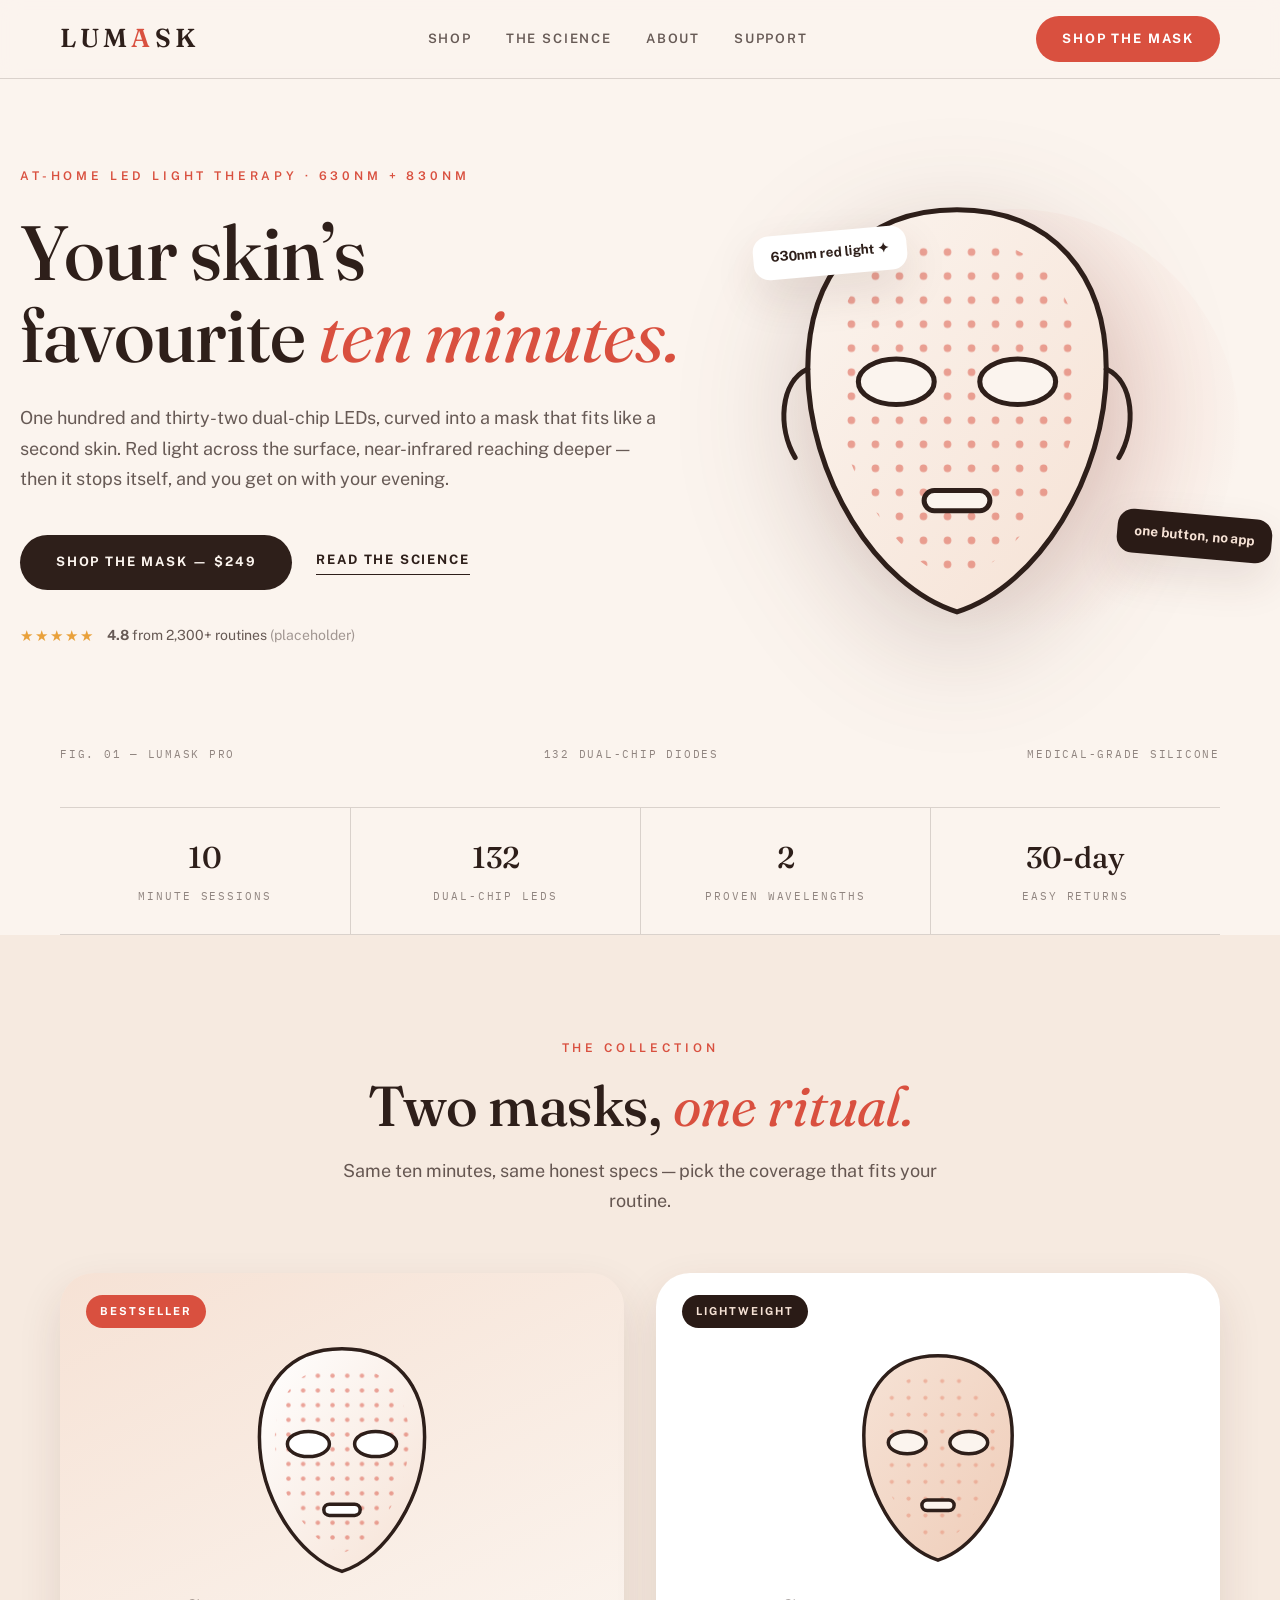
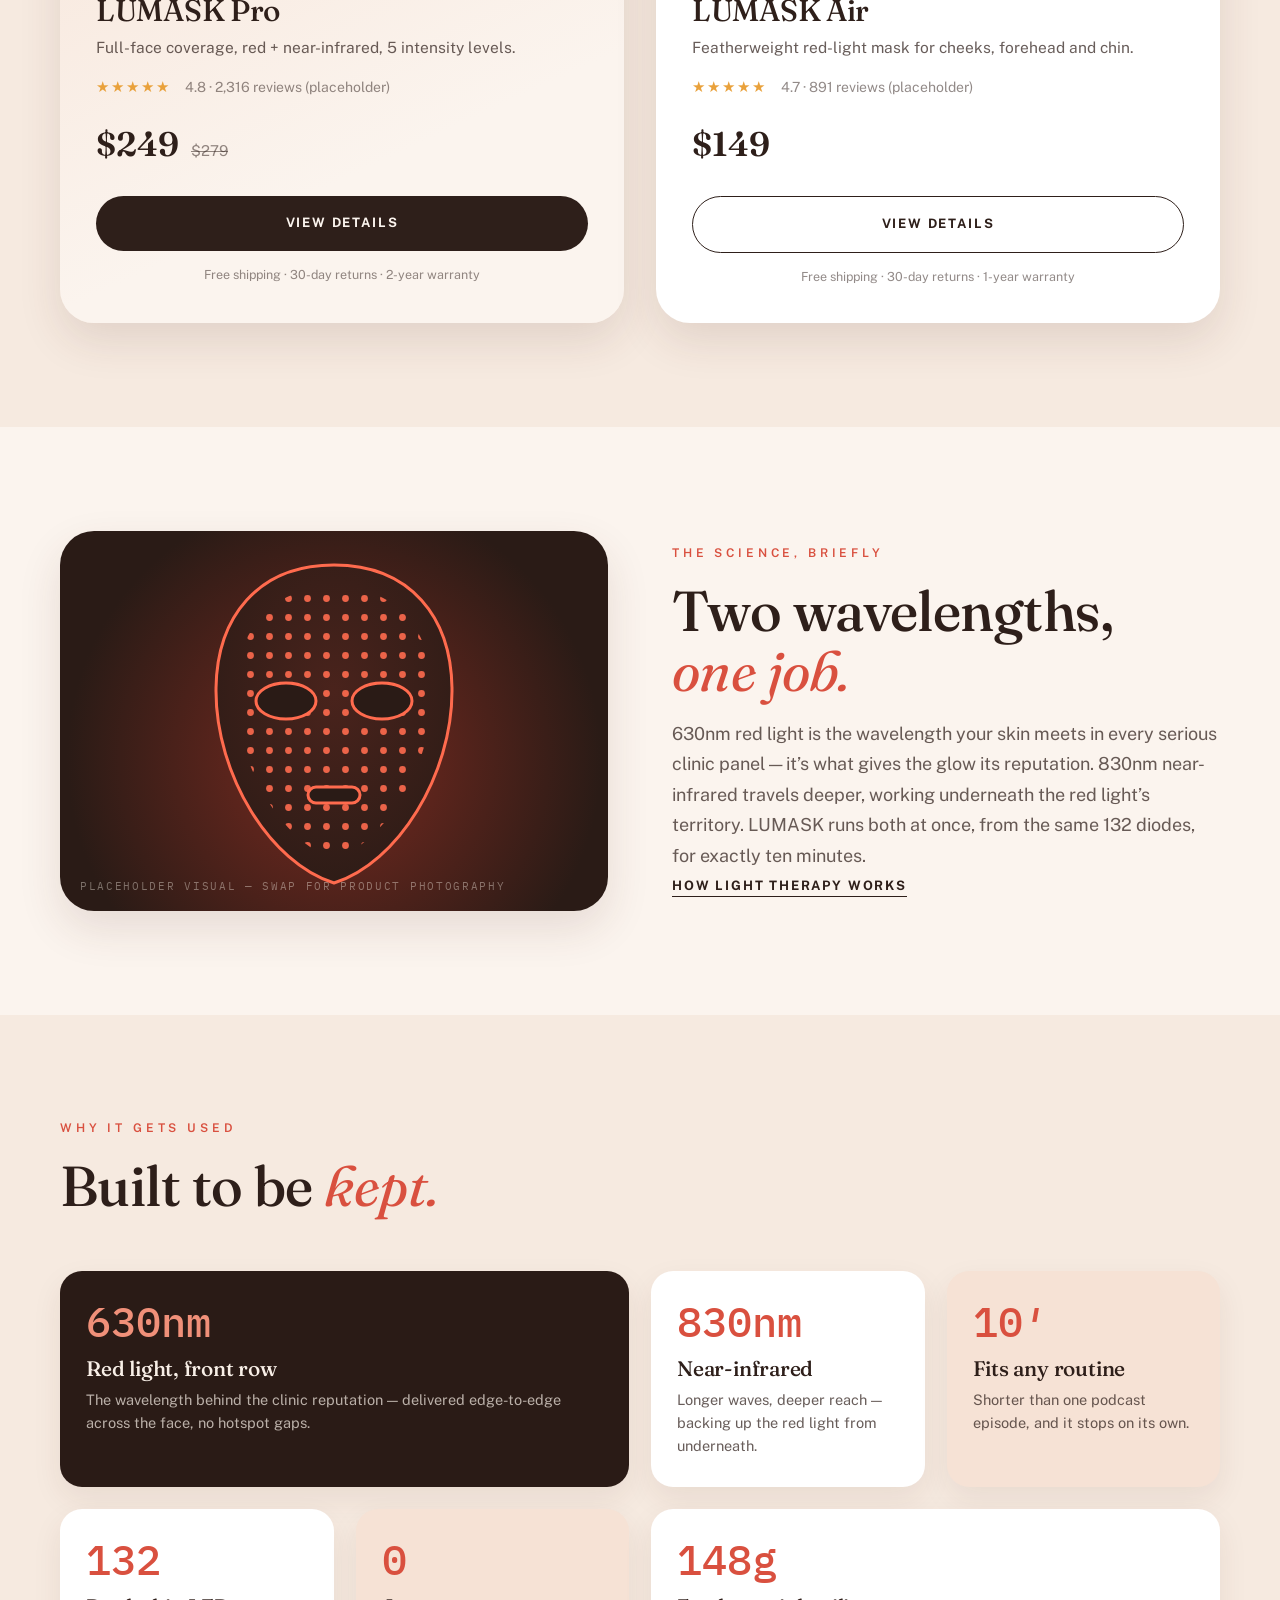
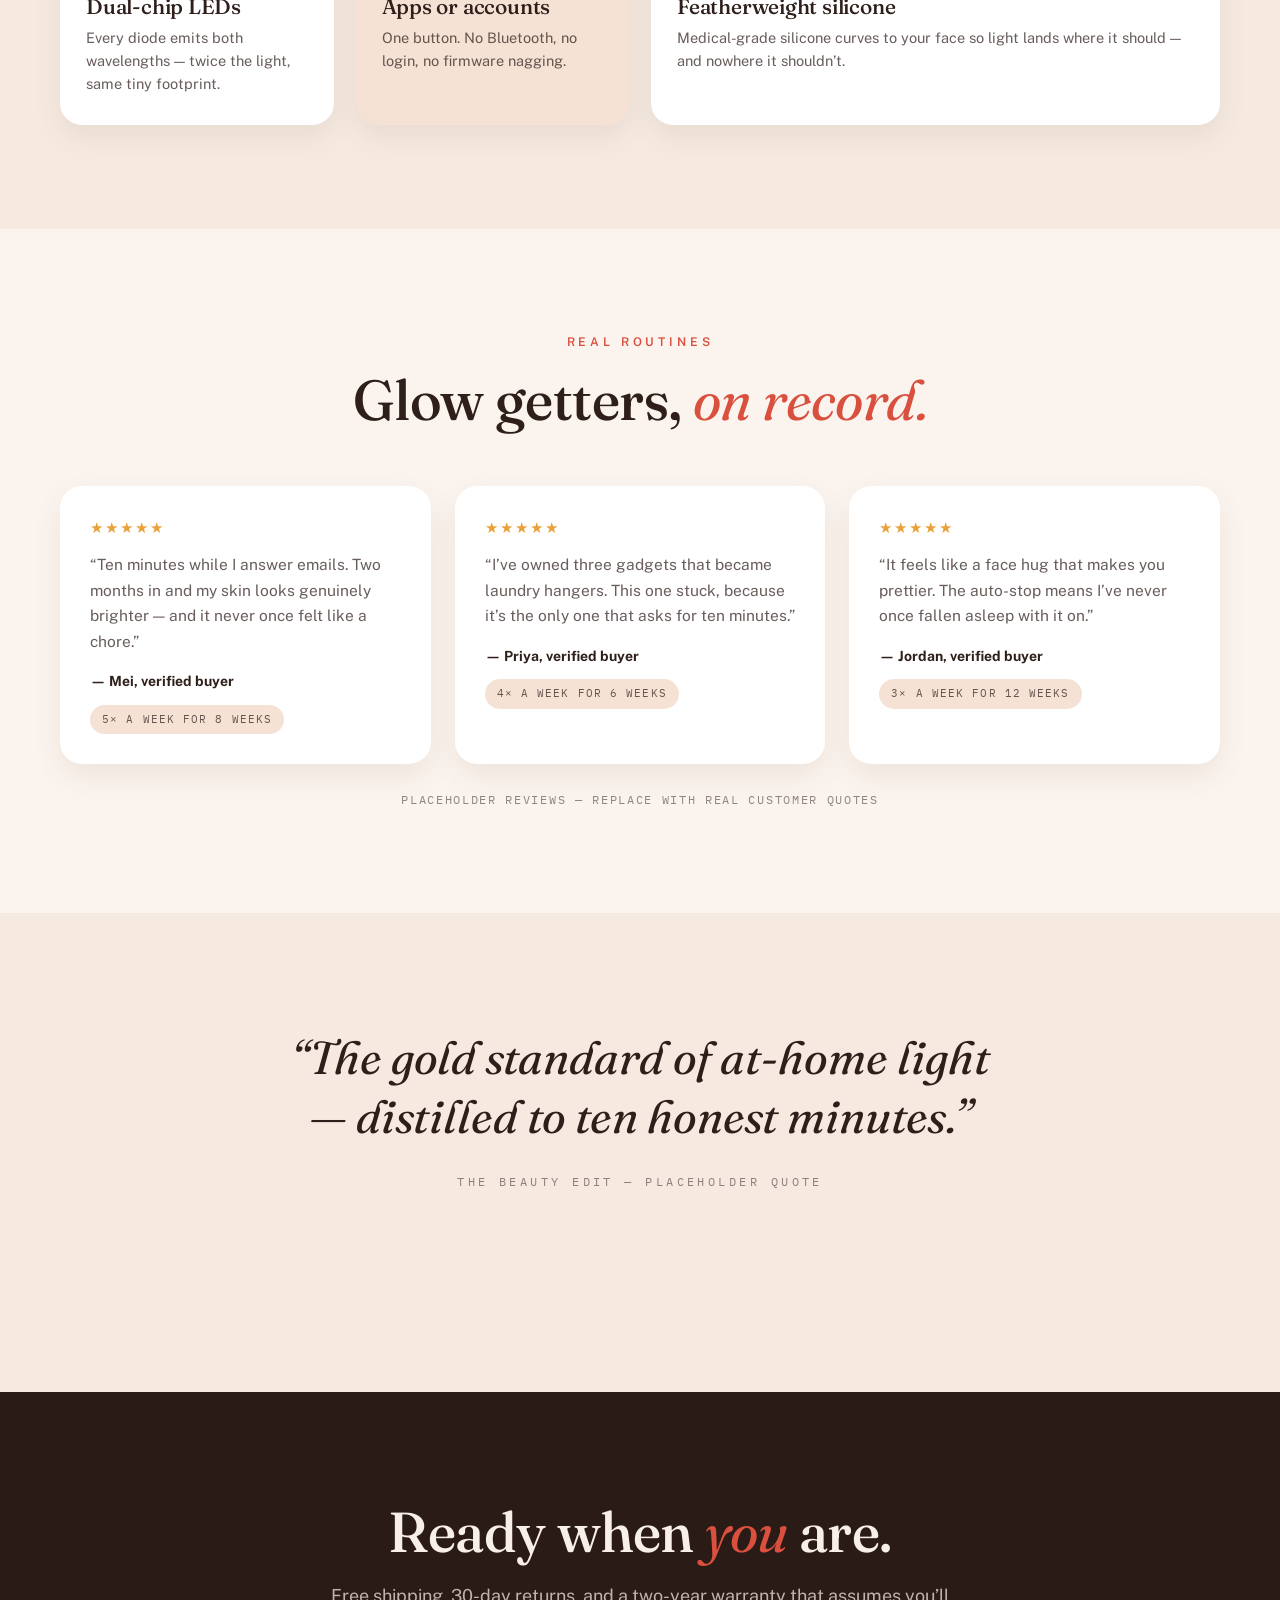
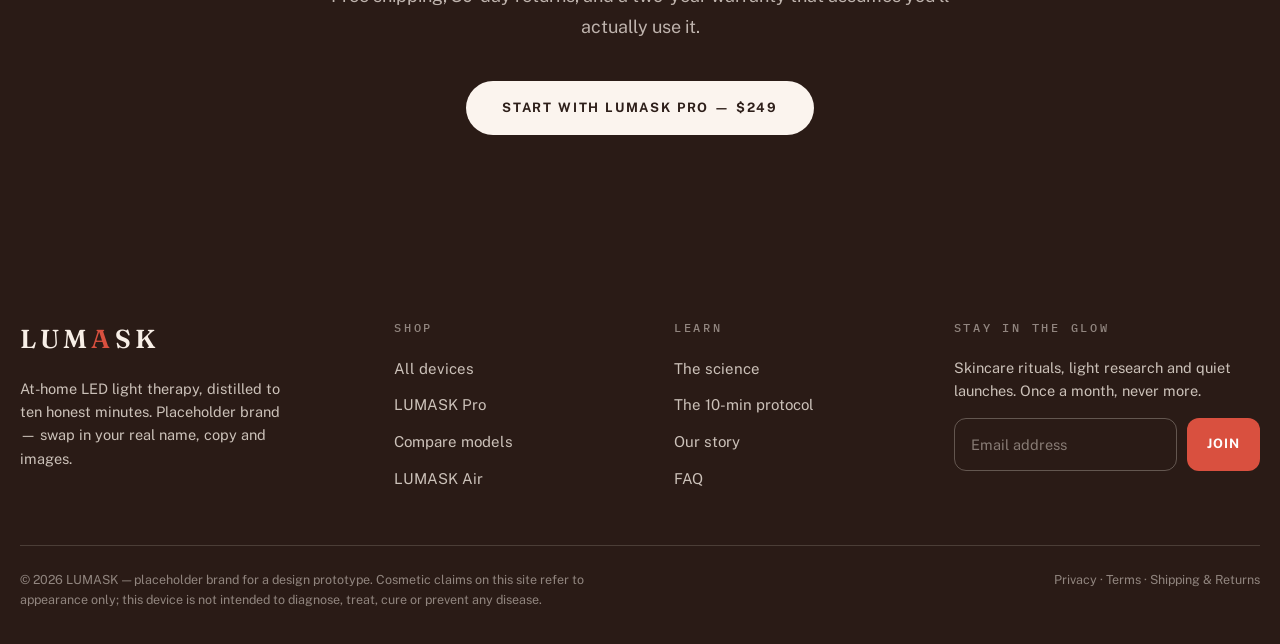
<file: index.html>
<!DOCTYPE html>
<!-- LUMASK — placeholder brand for a design prototype. Swap name, copy, prices and images. -->
<html lang="en">
<head>
<meta charset="UTF-8">
<meta name="viewport" content="width=device-width, initial-scale=1.0">
<meta name="theme-color" content="#FBF4EE">
<title>LUMASK — At-Home LED Light Therapy Masks</title>
<meta name="description" content="LUMASK LED face masks: 630nm red and 830nm near-infrared light in ten quiet minutes. Placeholder brand site.">
<link rel="preconnect" href="https://fonts.googleapis.com">
<link rel="preconnect" href="https://fonts.gstatic.com" crossorigin>
<link href="https://fonts.googleapis.com/css2?family=Fraunces:ital,opsz,wght@0,9..144,300..900;1,9..144,300..900&family=IBM+Plex+Mono:wght@400;500&family=Public+Sans:wght@400;500;600;700&display=swap" rel="stylesheet">
<link rel="stylesheet" href="assets/css/main.css">
</head>
<body>
<a class="skip-link" href="#main">Skip to content</a>

<header class="site-header">
  <div class="wrap header-row">
    <a class="logo" href="index.html" aria-label="LUMASK home">LUM<span>A</span>SK</a>
    <nav class="nav-links" aria-label="Main navigation">
      <a href="products.html">Shop</a>
      <a href="how-it-works.html">The Science</a>
      <a href="about.html">About</a>
      <a href="support.html">Support</a>
    </nav>
    <div class="header-actions">
      <a class="btn btn-accent" href="product-pro.html">Shop the mask</a>
      <button class="nav-toggle" aria-label="Open menu" aria-expanded="false"><span></span></button>
    </div>
  </div>
</header>

<main id="main">

  <!-- ============ HERO ============ -->
  <section class="hero">
    <div class="wrap hero-grid">
      <div class="hero-copy">
        <span class="eyebrow">At-home LED light therapy · 630nm + 830nm</span>
        <h1 class="h-xl">Your skin’s<br>favourite <em>ten minutes.</em></h1>
        <p class="lede">One hundred and thirty-two dual-chip LEDs, curved into a mask that fits like a second skin. Red light across the surface, near-infrared reaching deeper — then it stops itself, and you get on with your evening.</p>
        <div class="hero-cta">
          <a class="btn btn-solid" href="product-pro.html">Shop the mask — $249</a>
          <a class="link-arrow" href="how-it-works.html">Read the science</a>
        </div>
        <div class="hero-proof">
          <span class="stars" aria-hidden="true">★★★★★</span>
          <span><strong>4.8</strong> from 2,300+ routines <span style="opacity:.6">(placeholder)</span></span>
        </div>
      </div>
      <div class="hero-art">
        <div class="glow-circle" aria-hidden="true"></div>
        <svg width="380" height="430" viewBox="0 0 300 340" role="img" aria-label="LUMASK Pro LED face mask illustration">
          <defs>
            <pattern id="dots-hero" width="19" height="19" patternUnits="userSpaceOnUse">
              <circle cx="9.5" cy="9.5" r="3" fill="#D9503F"/>
            </pattern>
            <linearGradient id="shell-hero" x1="0" y1="0" x2="1" y2="1">
              <stop offset="0" stop-color="#FBF4EE"/>
              <stop offset="1" stop-color="#F6E2D5"/>
            </linearGradient>
          </defs>
          <path d="M150 14 C 226 14 268 66 268 140 C 268 224 214 312 150 332 C 86 312 32 224 32 140 C 32 66 74 14 150 14 Z" fill="url(#shell-hero)" stroke="#2E1F1A" stroke-width="4"/>
          <path d="M150 36 C 212 36 248 78 248 142 C 248 212 204 290 150 308 C 96 290 52 212 52 142 C 52 78 88 36 150 36 Z" fill="url(#dots-hero)" opacity="0.5"/>
          <ellipse cx="102" cy="150" rx="30" ry="18" fill="#FBF4EE" stroke="#2E1F1A" stroke-width="4"/>
          <ellipse cx="198" cy="150" rx="30" ry="18" fill="#FBF4EE" stroke="#2E1F1A" stroke-width="4"/>
          <rect x="124" y="236" width="52" height="16" rx="8" fill="#FBF4EE" stroke="#2E1F1A" stroke-width="4"/>
          <path d="M32 140 C 10 150 8 186 22 210" fill="none" stroke="#2E1F1A" stroke-width="4" stroke-linecap="round"/>
          <path d="M268 140 C 290 150 292 186 278 210" fill="none" stroke="#2E1F1A" stroke-width="4" stroke-linecap="round"/>
        </svg>
        <span class="art-tag t1">630nm red light ✦</span>
        <span class="art-tag t2">one button, no app</span>
      </div>
    </div>
    <div class="wrap">
      <div class="art-caption">
        <span>FIG. 01 — LUMASK PRO</span>
        <span>132 DUAL-CHIP DIODES</span>
        <span>MEDICAL-GRADE SILICONE</span>
      </div>
    </div>
    <div class="wrap" style="margin-top: 44px">
      <div class="trust-strip reveal">
        <div class="trust-item"><b>10</b><span>Minute sessions</span></div>
        <div class="trust-item"><b>132</b><span>Dual-chip LEDs</span></div>
        <div class="trust-item"><b>2</b><span>Proven wavelengths</span></div>
        <div class="trust-item"><b>30-day</b><span>Easy returns</span></div>
      </div>
    </div>
  </section>

  <!-- ============ LINEUP ============ -->
  <section class="section section-tint">
    <div class="wrap">
      <div class="section-head center reveal">
        <span class="eyebrow">The collection</span>
        <h2 class="h-lg">Two masks, <em>one ritual.</em></h2>
        <p class="lede">Same ten minutes, same honest specs — pick the coverage that fits your routine.</p>
      </div>
      <div class="product-grid reveal">
        <article class="product-card accent">
          <span class="pill hot">Bestseller</span>
          <div class="product-art">
            <svg width="210" height="238" viewBox="0 0 300 340" role="img" aria-label="LUMASK Pro mask">
              <defs>
                <pattern id="dots-card1" width="21" height="21" patternUnits="userSpaceOnUse">
                  <circle cx="10.5" cy="10.5" r="3.2" fill="#D9503F"/>
                </pattern>
                <linearGradient id="shell-card1" x1="0" y1="0" x2="1" y2="1">
                  <stop offset="0" stop-color="#FFFFFF"/><stop offset="1" stop-color="#F6E2D5"/>
                </linearGradient>
              </defs>
              <path d="M150 14 C 226 14 268 66 268 140 C 268 224 214 312 150 332 C 86 312 32 224 32 140 C 32 66 74 14 150 14 Z" fill="url(#shell-card1)" stroke="#2E1F1A" stroke-width="5"/>
              <path d="M150 38 C 210 38 246 80 246 142 C 246 210 204 288 150 306 C 96 288 54 210 54 142 C 54 80 90 38 150 38 Z" fill="url(#dots-card1)" opacity="0.5"/>
              <ellipse cx="102" cy="150" rx="30" ry="18" fill="#fff" stroke="#2E1F1A" stroke-width="5"/>
              <ellipse cx="198" cy="150" rx="30" ry="18" fill="#fff" stroke="#2E1F1A" stroke-width="5"/>
              <rect x="124" y="236" width="52" height="16" rx="8" fill="#fff" stroke="#2E1F1A" stroke-width="5"/>
            </svg>
          </div>
          <h3>LUMASK Pro</h3>
          <p class="tagline">Full-face coverage, red + near-infrared, 5 intensity levels.</p>
          <div class="product-meta"><span class="stars" aria-hidden="true">★★★★★</span><span>4.8 · 2,316 reviews (placeholder)</span></div>
          <div class="product-price"><b>$249</b><s>$279</s></div>
          <a class="btn btn-solid" href="product-pro.html">View details</a>
          <p class="fine">Free shipping · 30-day returns · 2-year warranty</p>
        </article>
        <article class="product-card">
          <span class="pill">Lightweight</span>
          <div class="product-art">
            <svg width="210" height="238" viewBox="0 0 300 340" role="img" aria-label="LUMASK Air mask">
              <defs>
                <pattern id="dots-card2" width="24" height="24" patternUnits="userSpaceOnUse">
                  <circle cx="12" cy="12" r="3" fill="#E8927A"/>
                </pattern>
                <linearGradient id="shell-card2" x1="0" y1="0" x2="1" y2="1">
                  <stop offset="0" stop-color="#F6E2D5"/><stop offset="1" stop-color="#EFCDB9"/>
                </linearGradient>
              </defs>
              <path d="M150 24 C 218 24 256 70 256 138 C 256 214 210 296 150 316 C 90 296 44 214 44 138 C 44 70 82 24 150 24 Z" fill="url(#shell-card2)" stroke="#2E1F1A" stroke-width="5"/>
              <path d="M150 48 C 204 48 236 86 236 140 C 236 204 198 276 150 294 C 102 276 64 204 64 140 C 64 86 96 48 150 48 Z" fill="url(#dots-card2)" opacity="0.55"/>
              <ellipse cx="106" cy="148" rx="27" ry="16" fill="#FBF4EE" stroke="#2E1F1A" stroke-width="5"/>
              <ellipse cx="194" cy="148" rx="27" ry="16" fill="#FBF4EE" stroke="#2E1F1A" stroke-width="5"/>
              <rect x="127" y="230" width="46" height="15" rx="7.5" fill="#FBF4EE" stroke="#2E1F1A" stroke-width="5"/>
            </svg>
          </div>
          <h3>LUMASK Air</h3>
          <p class="tagline">Featherweight red-light mask for cheeks, forehead and chin.</p>
          <div class="product-meta"><span class="stars" aria-hidden="true">★★★★★</span><span>4.7 · 891 reviews (placeholder)</span></div>
          <div class="product-price"><b>$149</b></div>
          <a class="btn btn-ghost" href="products.html">View details</a>
          <p class="fine">Free shipping · 30-day returns · 1-year warranty</p>
        </article>
      </div>
    </div>
  </section>

  <!-- ============ SCIENCE SPLIT ============ -->
  <section class="section">
    <div class="wrap split">
      <div class="photo-block dark reveal">
        <svg width="300" height="342" viewBox="0 0 300 340" role="img" aria-label="Mask glowing with red light">
          <defs>
            <pattern id="dots-glow" width="19" height="19" patternUnits="userSpaceOnUse">
              <circle cx="9.5" cy="9.5" r="3.4" fill="#FF6B4E"/>
            </pattern>
            <radialGradient id="shell-glow" cx="50%" cy="40%" r="70%">
              <stop offset="0" stop-color="#4A231C"/><stop offset="1" stop-color="#2A1B16"/>
            </radialGradient>
          </defs>
          <path d="M150 14 C 226 14 268 66 268 140 C 268 224 214 312 150 332 C 86 312 32 224 32 140 C 32 66 74 14 150 14 Z" fill="url(#shell-glow)" stroke="#FF6B4E" stroke-width="3"/>
          <path d="M150 36 C 212 36 248 78 248 142 C 248 212 204 290 150 308 C 96 290 52 212 52 142 C 52 78 88 36 150 36 Z" fill="url(#dots-glow)" opacity="0.9"/>
          <ellipse cx="102" cy="150" rx="30" ry="18" fill="#2A1B16" stroke="#FF6B4E" stroke-width="3"/>
          <ellipse cx="198" cy="150" rx="30" ry="18" fill="#2A1B16" stroke="#FF6B4E" stroke-width="3"/>
          <rect x="124" y="236" width="52" height="16" rx="8" fill="#2A1B16" stroke="#FF6B4E" stroke-width="3"/>
        </svg>
        <span class="photo-note">Placeholder visual — swap for product photography</span>
      </div>
      <div class="split-copy reveal">
        <span class="eyebrow">The science, briefly</span>
        <h2 class="h-lg">Two wavelengths,<br><em>one job.</em></h2>
        <p class="lede">630nm red light is the wavelength your skin meets in every serious clinic panel — it’s what gives the glow its reputation. 830nm near-infrared travels deeper, working underneath the red light’s territory. LUMASK runs both at once, from the same 132 diodes, for exactly ten minutes.</p>
        <a class="link-arrow" href="how-it-works.html">How light therapy works</a>
      </div>
    </div>
  </section>

  <!-- ============ FEATURE CELLS ============ -->
  <section class="section section-tint">
    <div class="wrap">
      <div class="section-head reveal">
        <span class="eyebrow">Why it gets used</span>
        <h2 class="h-lg">Built to be <em>kept.</em></h2>
      </div>
      <div class="feature-grid reveal">
        <div class="feature-cell dark wide">
          <div class="big">630nm</div>
          <h3>Red light, front row</h3>
          <p>The wavelength behind the clinic reputation — delivered edge-to-edge across the face, no hotspot gaps.</p>
        </div>
        <div class="feature-cell">
          <div class="big">830nm</div>
          <h3>Near-infrared</h3>
          <p>Longer waves, deeper reach — backing up the red light from underneath.</p>
        </div>
        <div class="feature-cell peach">
          <div class="big">10′</div>
          <h3>Fits any routine</h3>
          <p>Shorter than one podcast episode, and it stops on its own.</p>
        </div>
        <div class="feature-cell">
          <div class="big">132</div>
          <h3>Dual-chip LEDs</h3>
          <p>Every diode emits both wavelengths — twice the light, same tiny footprint.</p>
        </div>
        <div class="feature-cell peach">
          <div class="big">0</div>
          <h3>Apps or accounts</h3>
          <p>One button. No Bluetooth, no login, no firmware nagging.</p>
        </div>
        <div class="feature-cell wide">
          <div class="big">148g</div>
          <h3>Featherweight silicone</h3>
          <p>Medical-grade silicone curves to your face so light lands where it should — and nowhere it shouldn’t.</p>
        </div>
      </div>
    </div>
  </section>

  <!-- ============ REVIEWS ============ -->
  <section class="section">
    <div class="wrap">
      <div class="section-head center reveal">
        <span class="eyebrow">Real routines</span>
        <h2 class="h-lg">Glow getters, <em>on record.</em></h2>
      </div>
      <div class="review-grid reveal">
        <div class="review-card">
          <span class="stars" aria-hidden="true">★★★★★</span>
          <p>“Ten minutes while I answer emails. Two months in and my skin looks genuinely brighter — and it never once felt like a chore.”</p>
          <b>— Mei, verified buyer</b>
          <span class="usage">5× a week for 8 weeks</span>
        </div>
        <div class="review-card">
          <span class="stars" aria-hidden="true">★★★★★</span>
          <p>“I’ve owned three gadgets that became laundry hangers. This one stuck, because it’s the only one that asks for ten minutes.”</p>
          <b>— Priya, verified buyer</b>
          <span class="usage">4× a week for 6 weeks</span>
        </div>
        <div class="review-card">
          <span class="stars" aria-hidden="true">★★★★★</span>
          <p>“It feels like a face hug that makes you prettier. The auto-stop means I’ve never once fallen asleep with it on.”</p>
          <b>— Jordan, verified buyer</b>
          <span class="usage">3× a week for 12 weeks</span>
        </div>
      </div>
      <p class="mono-note" style="text-align:center; margin-top:26px">Placeholder reviews — replace with real customer quotes</p>
    </div>
  </section>

  <!-- ============ PRESS BAND ============ -->
  <section class="section section-tint" style="padding-top: 20px">
    <div class="wrap press-band reveal">
      <blockquote>“The gold standard of at-home light — distilled to ten honest minutes.”</blockquote>
      <cite>The Beauty Edit — placeholder quote</cite>
    </div>
  </section>

  <!-- ============ CTA ============ -->
  <section class="section-dark">
    <div class="wrap cta-band reveal">
      <h2 class="h-lg">Ready when <em>you</em> are.</h2>
      <p class="lede">Free shipping, 30-day returns, and a two-year warranty that assumes you’ll actually use it.</p>
      <a class="btn btn-light" href="product-pro.html">Start with LUMASK Pro — $249</a>
    </div>
  </section>

</main>

<footer class="site-footer">
  <div class="wrap footer-grid">
    <div class="footer-brand">
      <div class="logo">LUM<span>A</span>SK</div>
      <p>At-home LED light therapy, distilled to ten honest minutes. Placeholder brand — swap in your real name, copy and images.</p>
    </div>
    <div class="footer-col">
      <h4>Shop</h4>
      <ul>
        <li><a href="products.html">All devices</a></li>
        <li><a href="product-pro.html">LUMASK Pro</a></li>
        <li><a href="products.html#compare">Compare models</a></li>
        <li><a href="products.html">LUMASK Air</a></li>
      </ul>
    </div>
    <div class="footer-col">
      <h4>Learn</h4>
      <ul>
        <li><a href="how-it-works.html">The science</a></li>
        <li><a href="how-it-works.html#protocol">The 10-min protocol</a></li>
        <li><a href="about.html">Our story</a></li>
        <li><a href="support.html#faq">FAQ</a></li>
      </ul>
    </div>
    <div class="footer-col">
      <h4>Stay in the glow</h4>
      <p style="font-size:14.5px">Skincare rituals, light research and quiet launches. Once a month, never more.</p>
      <form class="newsletter" id="newsletter-form" novalidate>
        <input type="email" placeholder="Email address" aria-label="Email address" autocomplete="email" spellcheck="false" required>
        <button type="submit">Join</button>
      </form>
      <p class="newsletter-msg" role="status"></p>
    </div>
  </div>
  <div class="wrap footer-legal">
    <p>© <span data-year></span> LUMASK — placeholder brand for a design prototype. Cosmetic claims on this site refer to appearance only; this device is not intended to diagnose, treat, cure or prevent any disease.</p>
    <span>Privacy · Terms · Shipping &amp; Returns</span>
  </div>
</footer>
<script src="assets/js/main.js"></script>
</body>
</html>
</file>
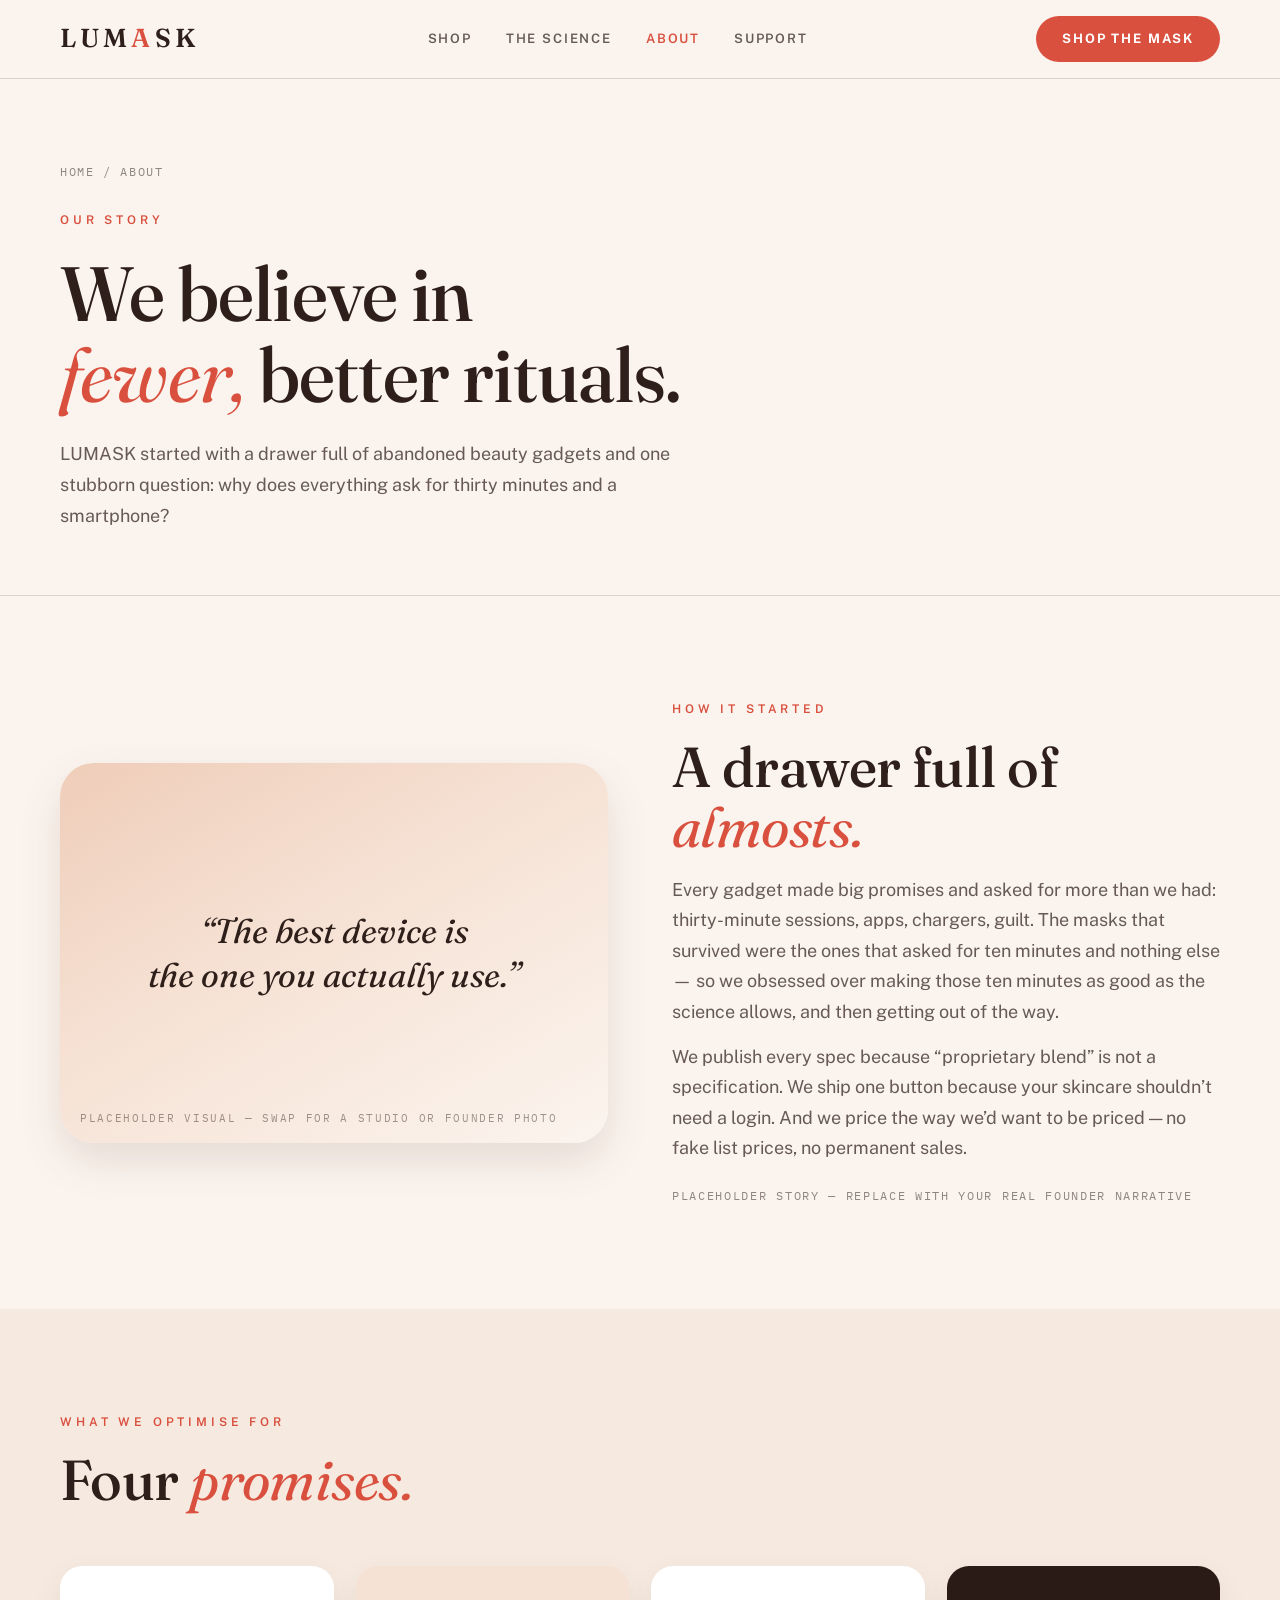
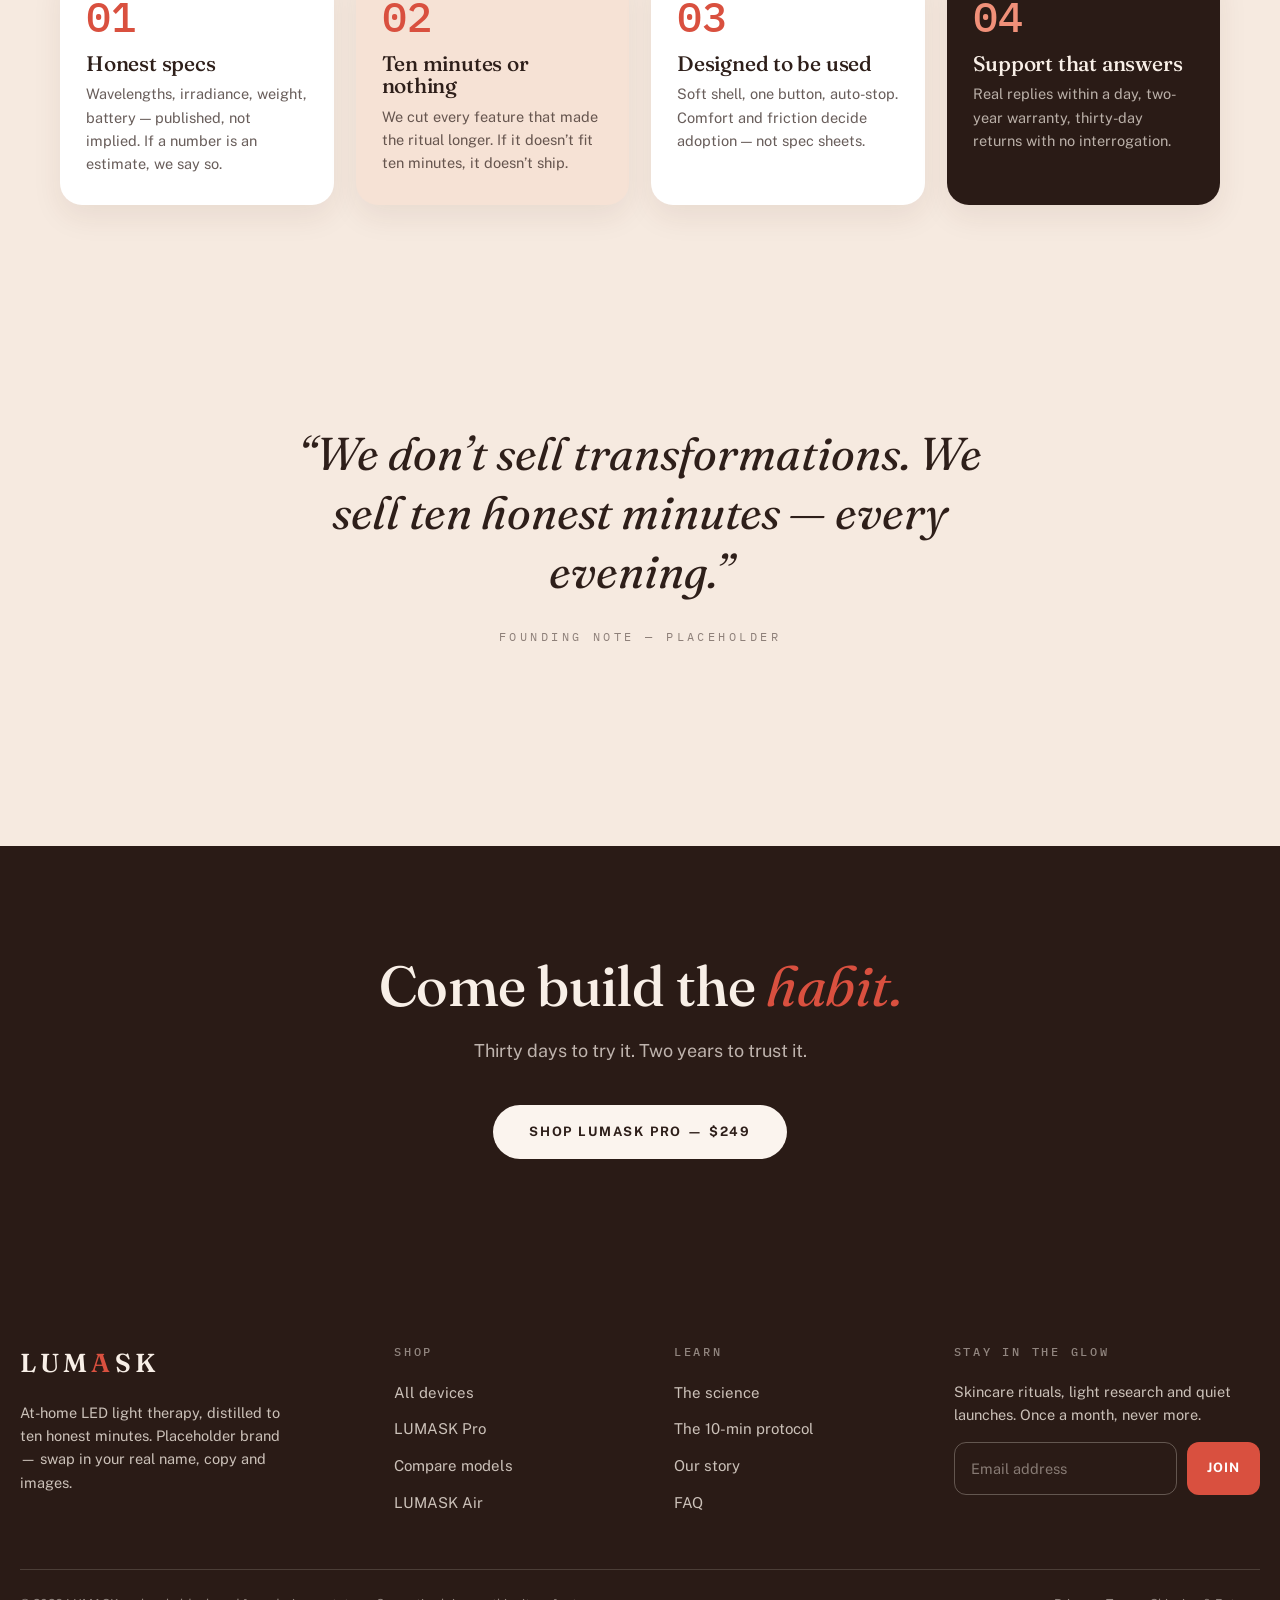
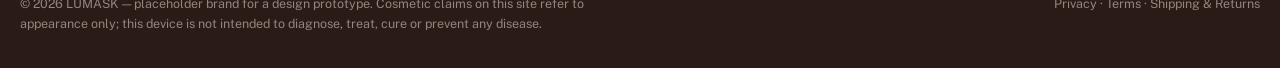
<file: about.html>
<!DOCTYPE html>
<!-- LUMASK — About page. Placeholder brand story. -->
<html lang="en">
<head>
<meta charset="UTF-8">
<meta name="viewport" content="width=device-width, initial-scale=1.0">
<meta name="theme-color" content="#FBF4EE">
<title>Our Story — LUMASK</title>
<meta name="description" content="Why LUMASK exists: fewer, better skincare rituals, honest specs, ten minutes. Placeholder brand site.">
<link rel="preconnect" href="https://fonts.googleapis.com">
<link rel="preconnect" href="https://fonts.gstatic.com" crossorigin>
<link href="https://fonts.googleapis.com/css2?family=Fraunces:ital,opsz,wght@0,9..144,300..900;1,9..144,300..900&family=IBM+Plex+Mono:wght@400;500&family=Public+Sans:wght@400;500;600;700&display=swap" rel="stylesheet">
<link rel="stylesheet" href="assets/css/main.css">
</head>
<body>
<a class="skip-link" href="#main">Skip to content</a>

<header class="site-header">
  <div class="wrap header-row">
    <a class="logo" href="index.html" aria-label="LUMASK home">LUM<span>A</span>SK</a>
    <nav class="nav-links" aria-label="Main navigation">
      <a href="products.html">Shop</a>
      <a href="how-it-works.html">The Science</a>
      <a href="about.html" aria-current="page">About</a>
      <a href="support.html">Support</a>
    </nav>
    <div class="header-actions">
      <a class="btn btn-accent" href="product-pro.html">Shop the mask</a>
      <button class="nav-toggle" aria-label="Open menu" aria-expanded="false"><span></span></button>
    </div>
  </div>
</header>

<main id="main">

  <section class="page-hero">
    <div class="wrap">
      <p class="breadcrumb"><a href="index.html">Home</a> / About</p>
      <span class="eyebrow">Our story</span>
      <h1 class="h-xl">We believe in<br><em>fewer,</em> better rituals.</h1>
      <p class="lede">LUMASK started with a drawer full of abandoned beauty gadgets and one stubborn question: why does everything ask for thirty minutes and a smartphone?</p>
    </div>
  </section>

  <!-- ============ STORY ============ -->
  <section class="section">
    <div class="wrap split">
      <div class="photo-block reveal">
        <div style="text-align:center; padding: 30px">
          <div style="font-family: var(--font-display); font-style: italic; font-size: 34px; color: var(--ink); line-height: 1.3">“The best device is<br>the one you actually use.”</div>
        </div>
        <span class="photo-note">Placeholder visual — swap for a studio or founder photo</span>
      </div>
      <div class="split-copy reveal">
        <span class="eyebrow">How it started</span>
        <h2 class="h-lg">A drawer full of<br><em>almosts.</em></h2>
        <p class="lede">Every gadget made big promises and asked for more than we had: thirty-minute sessions, apps, chargers, guilt. The masks that survived were the ones that asked for ten minutes and nothing else — so we obsessed over making those ten minutes as good as the science allows, and then getting out of the way.</p>
        <p class="lede" style="margin-top: 14px">We publish every spec because “proprietary blend” is not a specification. We ship one button because your skincare shouldn’t need a login. And we price the way we’d want to be priced — no fake list prices, no permanent sales.</p>
        <p class="mono-note" style="margin-top: 22px">Placeholder story — replace with your real founder narrative</p>
      </div>
    </div>
  </section>

  <!-- ============ VALUES ============ -->
  <section class="section section-tint">
    <div class="wrap">
      <div class="section-head reveal">
        <span class="eyebrow">What we optimise for</span>
        <h2 class="h-lg">Four <em>promises.</em></h2>
      </div>
      <div class="feature-grid reveal">
        <div class="feature-cell">
          <div class="big">01</div>
          <h3>Honest specs</h3>
          <p>Wavelengths, irradiance, weight, battery — published, not implied. If a number is an estimate, we say so.</p>
        </div>
        <div class="feature-cell peach">
          <div class="big">02</div>
          <h3>Ten minutes or nothing</h3>
          <p>We cut every feature that made the ritual longer. If it doesn’t fit ten minutes, it doesn’t ship.</p>
        </div>
        <div class="feature-cell">
          <div class="big">03</div>
          <h3>Designed to be used</h3>
          <p>Soft shell, one button, auto-stop. Comfort and friction decide adoption — not spec sheets.</p>
        </div>
        <div class="feature-cell dark">
          <div class="big">04</div>
          <h3>Support that answers</h3>
          <p>Real replies within a day, two-year warranty, thirty-day returns with no interrogation.</p>
        </div>
      </div>
    </div>
  </section>

  <!-- ============ QUOTE ============ -->
  <section class="section section-tint" style="padding-top: 20px">
    <div class="wrap press-band reveal">
      <blockquote>“We don’t sell transformations. We sell ten honest minutes — every evening.”</blockquote>
      <cite>Founding note — placeholder</cite>
    </div>
  </section>

  <section class="section-dark">
    <div class="wrap cta-band reveal">
      <h2 class="h-lg">Come build the <em>habit.</em></h2>
      <p class="lede">Thirty days to try it. Two years to trust it.</p>
      <a class="btn btn-light" href="product-pro.html">Shop LUMASK Pro — $249</a>
    </div>
  </section>

</main>

<footer class="site-footer">
  <div class="wrap footer-grid">
    <div class="footer-brand">
      <div class="logo">LUM<span>A</span>SK</div>
      <p>At-home LED light therapy, distilled to ten honest minutes. Placeholder brand — swap in your real name, copy and images.</p>
    </div>
    <div class="footer-col">
      <h4>Shop</h4>
      <ul>
        <li><a href="products.html">All devices</a></li>
        <li><a href="product-pro.html">LUMASK Pro</a></li>
        <li><a href="products.html#compare">Compare models</a></li>
        <li><a href="products.html">LUMASK Air</a></li>
      </ul>
    </div>
    <div class="footer-col">
      <h4>Learn</h4>
      <ul>
        <li><a href="how-it-works.html">The science</a></li>
        <li><a href="how-it-works.html#protocol">The 10-min protocol</a></li>
        <li><a href="about.html">Our story</a></li>
        <li><a href="support.html#faq">FAQ</a></li>
      </ul>
    </div>
    <div class="footer-col">
      <h4>Stay in the glow</h4>
      <p style="font-size:14.5px">Skincare rituals, light research and quiet launches. Once a month, never more.</p>
      <form class="newsletter" id="newsletter-form" novalidate>
        <input type="email" placeholder="Email address" aria-label="Email address" autocomplete="email" spellcheck="false" required>
        <button type="submit">Join</button>
      </form>
      <p class="newsletter-msg" role="status"></p>
    </div>
  </div>
  <div class="wrap footer-legal">
    <p>© <span data-year></span> LUMASK — placeholder brand for a design prototype. Cosmetic claims on this site refer to appearance only; this device is not intended to diagnose, treat, cure or prevent any disease.</p>
    <span>Privacy · Terms · Shipping &amp; Returns</span>
  </div>
</footer>
<script src="assets/js/main.js"></script>
</body>
</html>
</file>
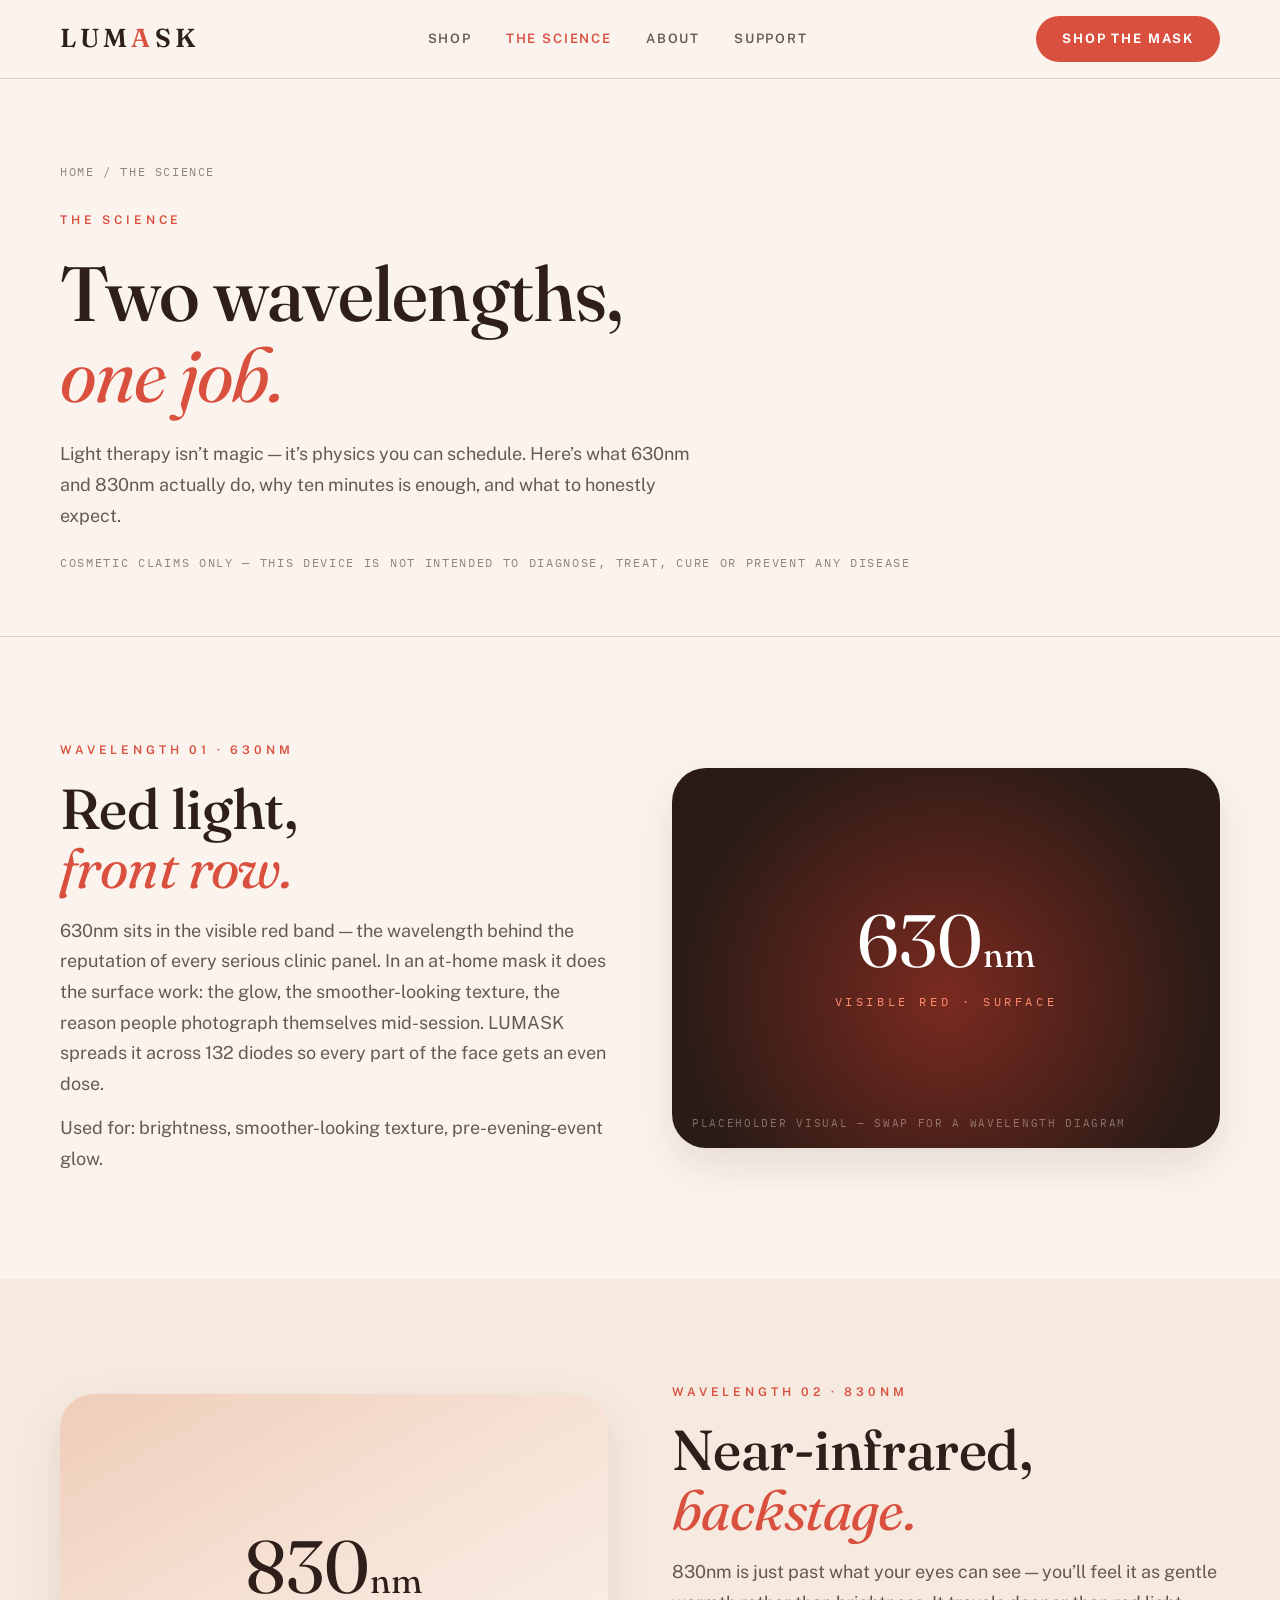
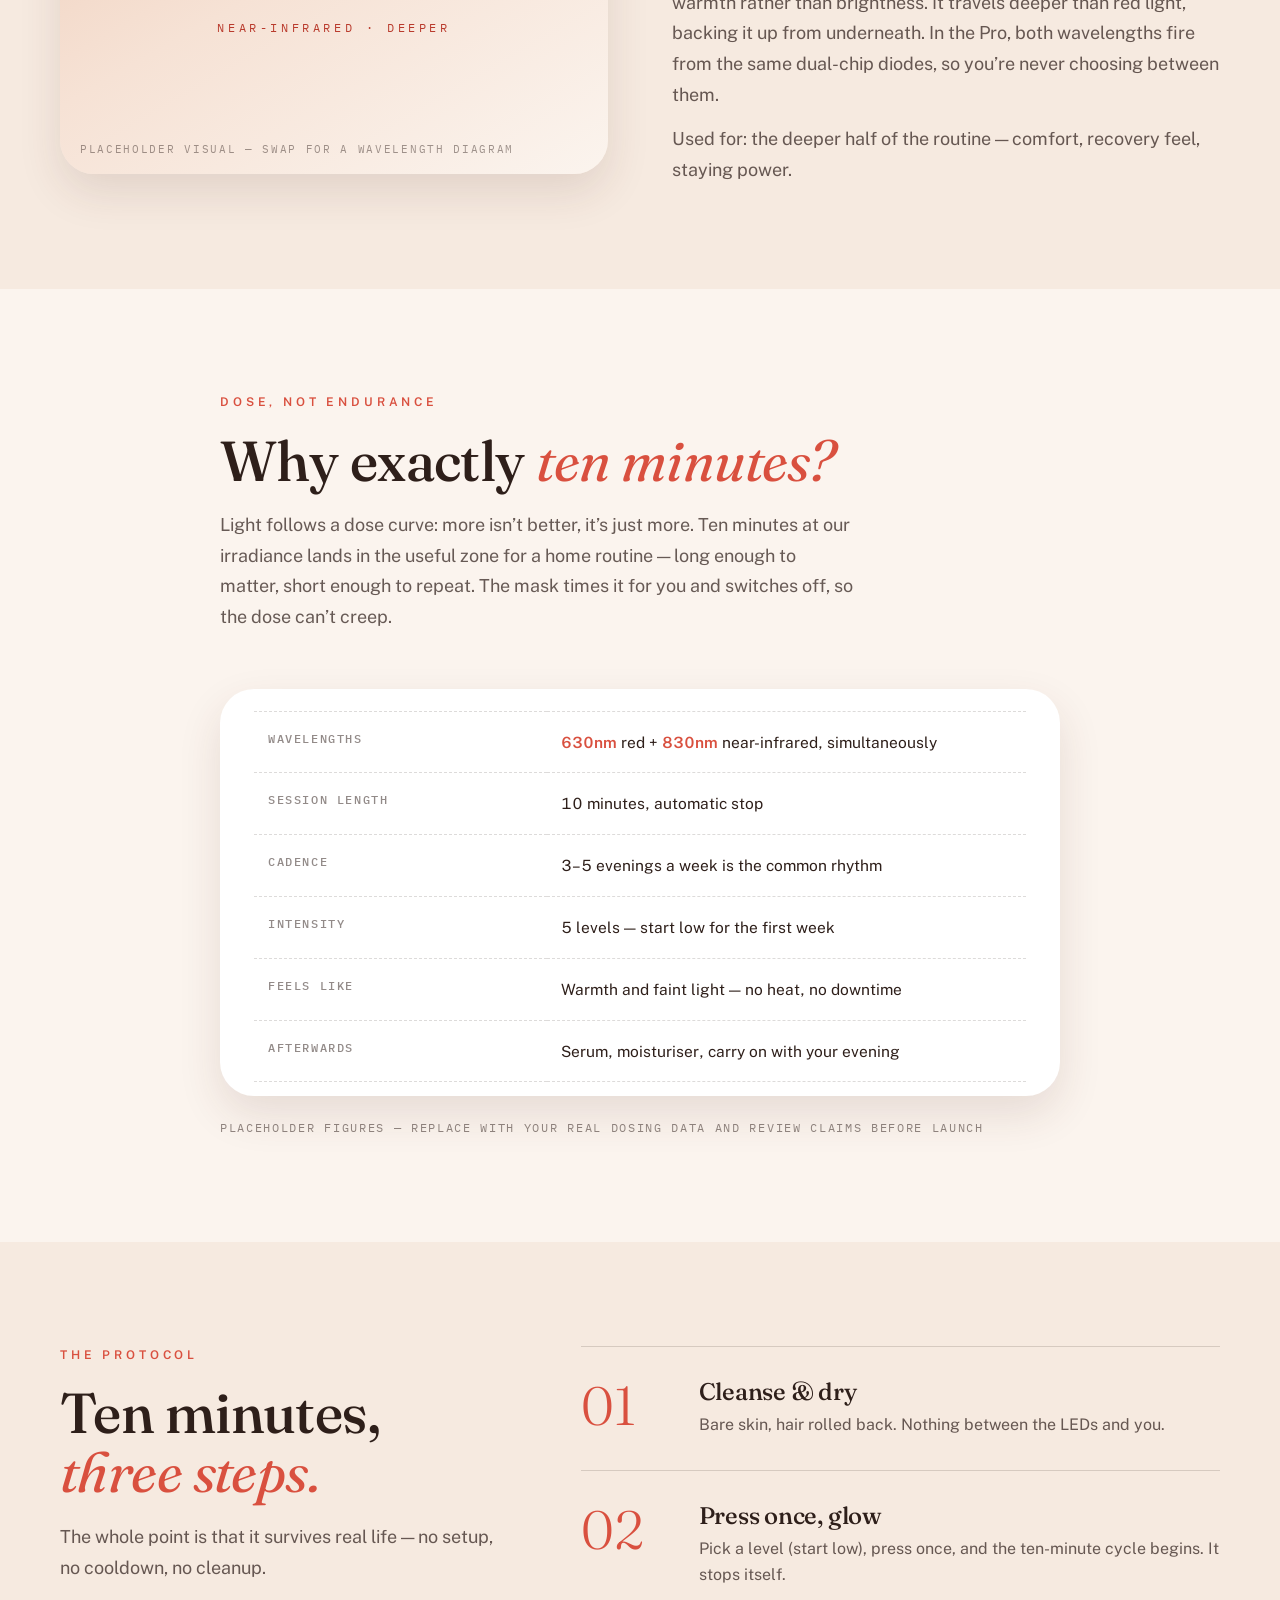
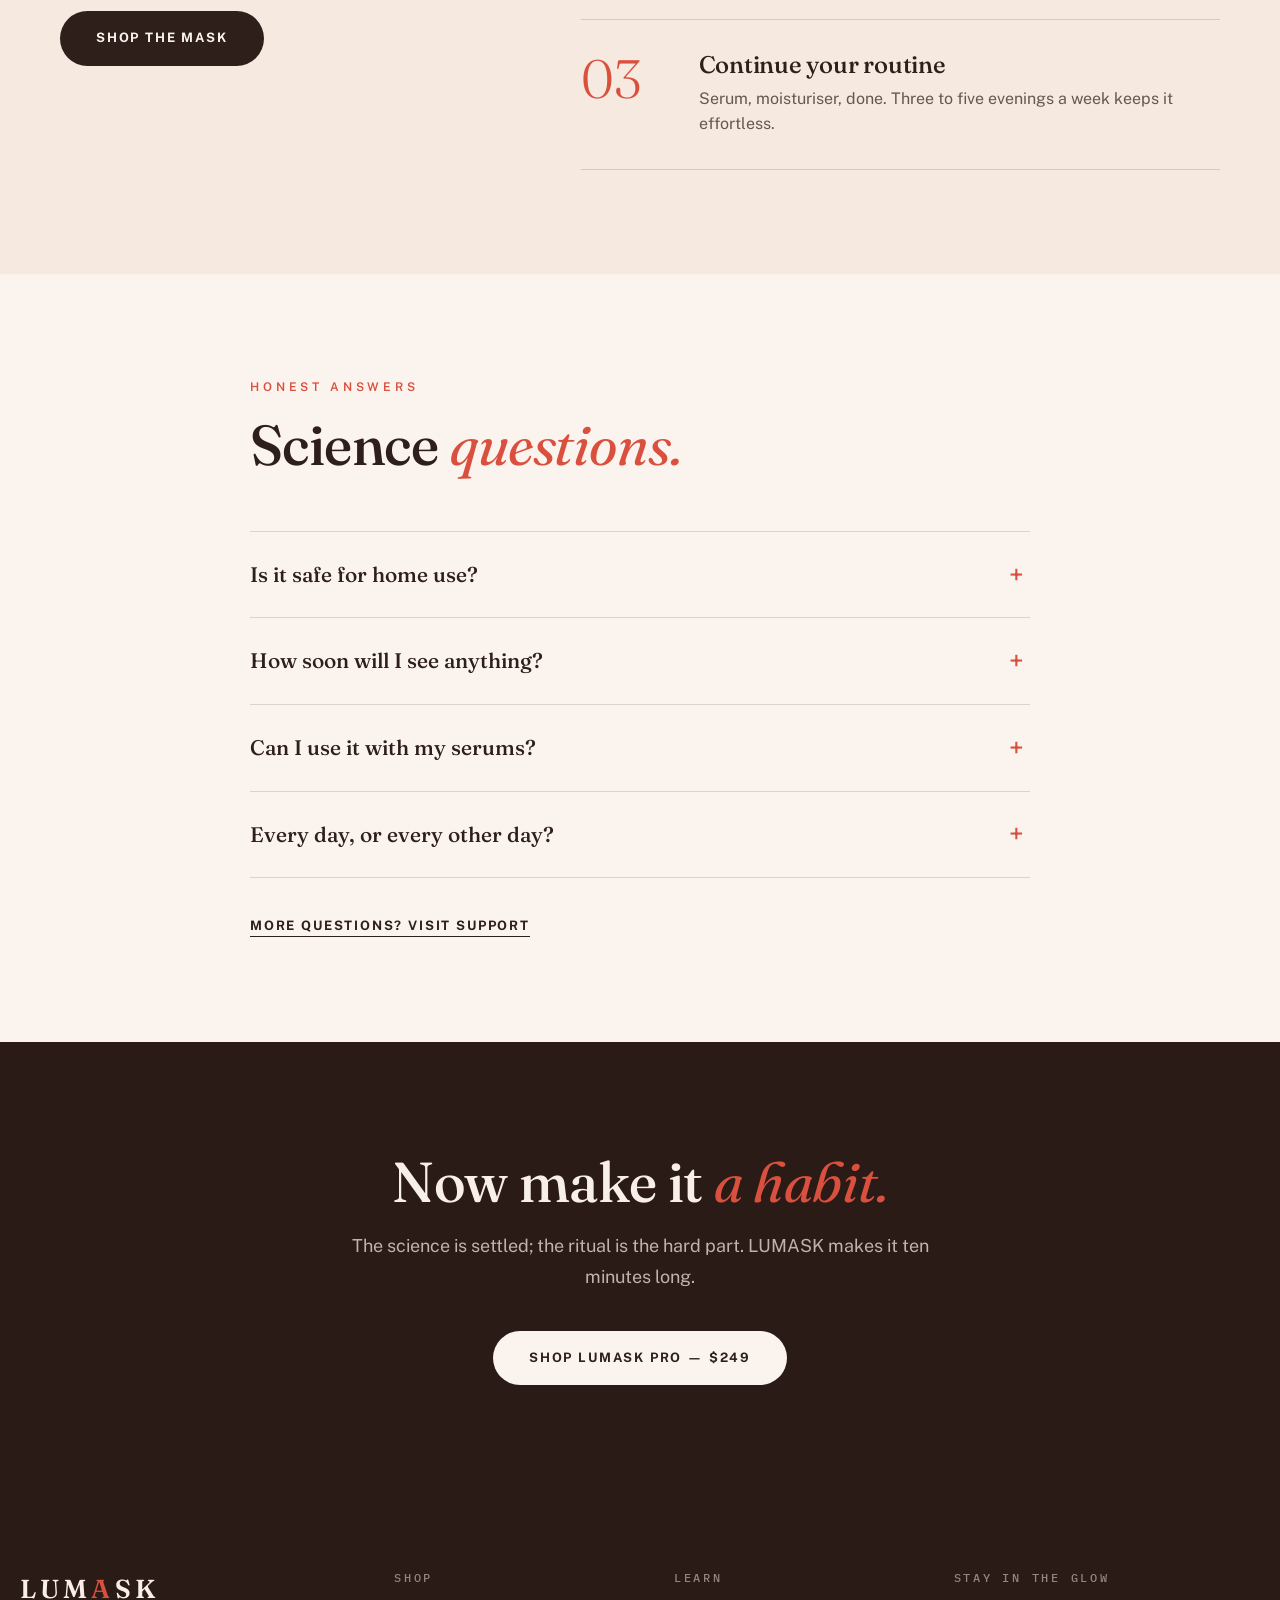
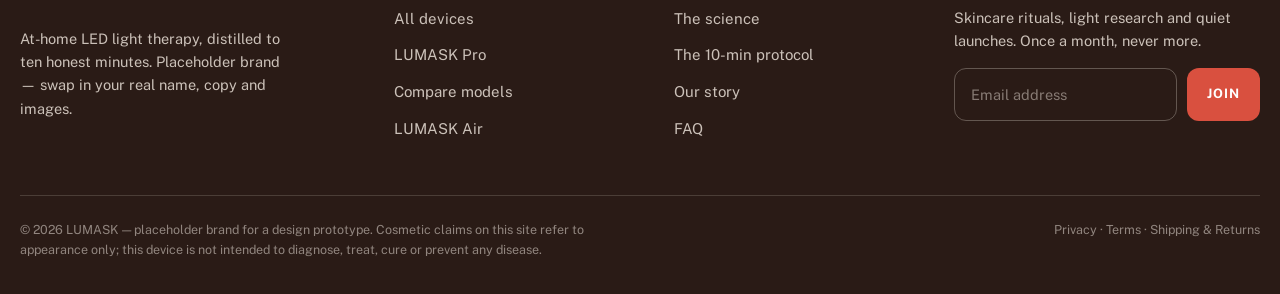
<file: how-it-works.html>
<!DOCTYPE html>
<!-- LUMASK — The Science page. Keep claims cosmetic/descriptive; no medical claims. -->
<html lang="en">
<head>
<meta charset="UTF-8">
<meta name="viewport" content="width=device-width, initial-scale=1.0">
<meta name="theme-color" content="#FBF4EE">
<title>How LED Light Therapy Works — LUMASK</title>
<meta name="description" content="630nm red light and 830nm near-infrared explained in plain language, plus the ten-minute LUMASK protocol. Placeholder brand site.">
<link rel="preconnect" href="https://fonts.googleapis.com">
<link rel="preconnect" href="https://fonts.gstatic.com" crossorigin>
<link href="https://fonts.googleapis.com/css2?family=Fraunces:ital,opsz,wght@0,9..144,300..900;1,9..144,300..900&family=IBM+Plex+Mono:wght@400;500&family=Public+Sans:wght@400;500;600;700&display=swap" rel="stylesheet">
<link rel="stylesheet" href="assets/css/main.css">
</head>
<body>
<a class="skip-link" href="#main">Skip to content</a>

<header class="site-header">
  <div class="wrap header-row">
    <a class="logo" href="index.html" aria-label="LUMASK home">LUM<span>A</span>SK</a>
    <nav class="nav-links" aria-label="Main navigation">
      <a href="products.html">Shop</a>
      <a href="how-it-works.html" aria-current="page">The Science</a>
      <a href="about.html">About</a>
      <a href="support.html">Support</a>
    </nav>
    <div class="header-actions">
      <a class="btn btn-accent" href="product-pro.html">Shop the mask</a>
      <button class="nav-toggle" aria-label="Open menu" aria-expanded="false"><span></span></button>
    </div>
  </div>
</header>

<main id="main">

  <section class="page-hero">
    <div class="wrap">
      <p class="breadcrumb"><a href="index.html">Home</a> / The Science</p>
      <span class="eyebrow">The science</span>
      <h1 class="h-xl">Two wavelengths,<br><em>one job.</em></h1>
      <p class="lede">Light therapy isn’t magic — it’s physics you can schedule. Here’s what 630nm and 830nm actually do, why ten minutes is enough, and what to honestly expect.</p>
      <p class="mono-note" style="margin-top: 22px">Cosmetic claims only — this device is not intended to diagnose, treat, cure or prevent any disease</p>
    </div>
  </section>

  <!-- ============ 630NM ============ -->
  <section class="section">
    <div class="wrap split">
      <div class="split-copy reveal">
        <span class="eyebrow">Wavelength 01 · 630nm</span>
        <h2 class="h-lg">Red light,<br><em>front row.</em></h2>
        <p class="lede">630nm sits in the visible red band — the wavelength behind the reputation of every serious clinic panel. In an at-home mask it does the surface work: the glow, the smoother-looking texture, the reason people photograph themselves mid-session. LUMASK spreads it across 132 diodes so every part of the face gets an even dose.</p>
        <p class="lede" style="margin-top: 14px">Used for: brightness, smoother-looking texture, pre-evening-event glow.</p>
      </div>
      <div class="photo-block dark reveal">
        <div style="text-align:center; font-family: var(--font-mono); color:#FF8A6E">
          <div style="font-size: 74px; line-height:1; color:#fff; font-family: var(--font-display)">630<span style="font-size:34px">nm</span></div>
          <div style="margin-top:14px; letter-spacing:.3em; font-size:12px">VISIBLE RED · SURFACE</div>
        </div>
        <span class="photo-note">Placeholder visual — swap for a wavelength diagram</span>
      </div>
    </div>
  </section>

  <!-- ============ 830NM ============ -->
  <section class="section section-tint">
    <div class="wrap split">
      <div class="photo-block reveal" style="order: 0">
        <div style="text-align:center; font-family: var(--font-mono); color:#B93B2D">
          <div style="font-size: 74px; line-height:1; font-family: var(--font-display); color: var(--ink)">830<span style="font-size:34px">nm</span></div>
          <div style="margin-top:14px; letter-spacing:.3em; font-size:12px">NEAR-INFRARED · DEEPER</div>
        </div>
        <span class="photo-note">Placeholder visual — swap for a wavelength diagram</span>
      </div>
      <div class="split-copy reveal">
        <span class="eyebrow">Wavelength 02 · 830nm</span>
        <h2 class="h-lg">Near-infrared,<br><em>backstage.</em></h2>
        <p class="lede">830nm is just past what your eyes can see — you’ll feel it as gentle warmth rather than brightness. It travels deeper than red light, backing it up from underneath. In the Pro, both wavelengths fire from the same dual-chip diodes, so you’re never choosing between them.</p>
        <p class="lede" style="margin-top: 14px">Used for: the deeper half of the routine — comfort, recovery feel, staying power.</p>
      </div>
    </div>
  </section>

  <!-- ============ WHY TEN MINUTES ============ -->
  <section class="section">
    <div class="wrap" style="max-width: 920px">
      <div class="section-head reveal">
        <span class="eyebrow">Dose, not endurance</span>
        <h2 class="h-lg">Why exactly <em>ten minutes?</em></h2>
        <p class="lede">Light follows a dose curve: more isn’t better, it’s just more. Ten minutes at our irradiance lands in the useful zone for a home routine — long enough to matter, short enough to repeat. The mask times it for you and switches off, so the dose can’t creep.</p>
      </div>
      <div class="spec-panel reveal">
        <table class="spec-rows">
          <tbody>
            <tr><th scope="row">Wavelengths</th><td><em>630nm</em> red + <em>830nm</em> near-infrared, simultaneously</td></tr>
            <tr><th scope="row">Session length</th><td>10 minutes, automatic stop</td></tr>
            <tr><th scope="row">Cadence</th><td>3–5 evenings a week is the common rhythm</td></tr>
            <tr><th scope="row">Intensity</th><td>5 levels — start low for the first week</td></tr>
            <tr><th scope="row">Feels like</th><td>Warmth and faint light — no heat, no downtime</td></tr>
            <tr><th scope="row">Afterwards</th><td>Serum, moisturiser, carry on with your evening</td></tr>
          </tbody>
        </table>
      </div>
      <p class="mono-note" style="margin-top: 22px">Placeholder figures — replace with your real dosing data and review claims before launch</p>
    </div>
  </section>

  <!-- ============ PROTOCOL ============ -->
  <section class="section section-tint" id="protocol">
    <div class="wrap protocol-grid">
      <div class="reveal">
        <span class="eyebrow" style="display:block; margin-bottom:18px">The protocol</span>
        <h2 class="h-lg">Ten minutes,<br><em>three steps.</em></h2>
        <p class="lede" style="margin-top: 20px">The whole point is that it survives real life — no setup, no cooldown, no cleanup.</p>
        <a class="btn btn-solid" href="product-pro.html" style="margin-top: 28px">Shop the mask</a>
      </div>
      <div class="reveal">
        <div class="protocol-step">
          <span class="num">01</span>
          <div><h3>Cleanse &amp; dry</h3><p>Bare skin, hair rolled back. Nothing between the LEDs and you.</p></div>
        </div>
        <div class="protocol-step">
          <span class="num">02</span>
          <div><h3>Press once, glow</h3><p>Pick a level (start low), press once, and the ten-minute cycle begins. It stops itself.</p></div>
        </div>
        <div class="protocol-step">
          <span class="num">03</span>
          <div><h3>Continue your routine</h3><p>Serum, moisturiser, done. Three to five evenings a week keeps it effortless.</p></div>
        </div>
      </div>
    </div>
  </section>

  <!-- ============ SCIENCE FAQ ============ -->
  <section class="section">
    <div class="wrap" style="max-width: 860px">
      <div class="section-head reveal">
        <span class="eyebrow">Honest answers</span>
        <h2 class="h-lg">Science <em>questions.</em></h2>
      </div>
      <div class="accordion reveal">
        <details>
          <summary>Is it safe for home use?</summary>
          <div class="acc-body">LED photobiomodulation at consumer intensities is widely used at home; LUMASK adds eye-area light blocking and an automatic stop. If you’re pregnant, photosensitive, or prescribed light-sensitive medication, check with your doctor first. (Placeholder disclaimer — have your regulatory review rewrite this.)</div>
        </details>
        <details>
          <summary>How soon will I see anything?</summary>
          <div class="acc-body">Honest answer: it’s cumulative, not instant. Most placeholder testimonials above describe 6–12 weeks of consistent use. If a device promises overnight transformation, it’s selling, not measuring.</div>
        </details>
        <details>
          <summary>Can I use it with my serums?</summary>
          <div class="acc-body">Yes — cleanse first, use the mask, then apply your serums afterwards so nothing sits between the light and your skin during the session.</div>
        </details>
        <details>
          <summary>Every day, or every other day?</summary>
          <div class="acc-body">Three to five times a week is the rhythm most people sustain. More isn’t better with light — consistency is.</div>
        </details>
      </div>
      <p style="margin-top: 34px"><a class="link-arrow" href="support.html#faq">More questions? Visit support</a></p>
    </div>
  </section>

  <section class="section-dark">
    <div class="wrap cta-band reveal">
      <h2 class="h-lg">Now make it <em>a habit.</em></h2>
      <p class="lede">The science is settled; the ritual is the hard part. LUMASK makes it ten minutes long.</p>
      <a class="btn btn-light" href="product-pro.html">Shop LUMASK Pro — $249</a>
    </div>
  </section>

</main>

<footer class="site-footer">
  <div class="wrap footer-grid">
    <div class="footer-brand">
      <div class="logo">LUM<span>A</span>SK</div>
      <p>At-home LED light therapy, distilled to ten honest minutes. Placeholder brand — swap in your real name, copy and images.</p>
    </div>
    <div class="footer-col">
      <h4>Shop</h4>
      <ul>
        <li><a href="products.html">All devices</a></li>
        <li><a href="product-pro.html">LUMASK Pro</a></li>
        <li><a href="products.html#compare">Compare models</a></li>
        <li><a href="products.html">LUMASK Air</a></li>
      </ul>
    </div>
    <div class="footer-col">
      <h4>Learn</h4>
      <ul>
        <li><a href="how-it-works.html">The science</a></li>
        <li><a href="how-it-works.html#protocol">The 10-min protocol</a></li>
        <li><a href="about.html">Our story</a></li>
        <li><a href="support.html#faq">FAQ</a></li>
      </ul>
    </div>
    <div class="footer-col">
      <h4>Stay in the glow</h4>
      <p style="font-size:14.5px">Skincare rituals, light research and quiet launches. Once a month, never more.</p>
      <form class="newsletter" id="newsletter-form" novalidate>
        <input type="email" placeholder="Email address" aria-label="Email address" autocomplete="email" spellcheck="false" required>
        <button type="submit">Join</button>
      </form>
      <p class="newsletter-msg" role="status"></p>
    </div>
  </div>
  <div class="wrap footer-legal">
    <p>© <span data-year></span> LUMASK — placeholder brand for a design prototype. Cosmetic claims on this site refer to appearance only; this device is not intended to diagnose, treat, cure or prevent any disease.</p>
    <span>Privacy · Terms · Shipping &amp; Returns</span>
  </div>
</footer>
<script src="assets/js/main.js"></script>
</body>
</html>
</file>
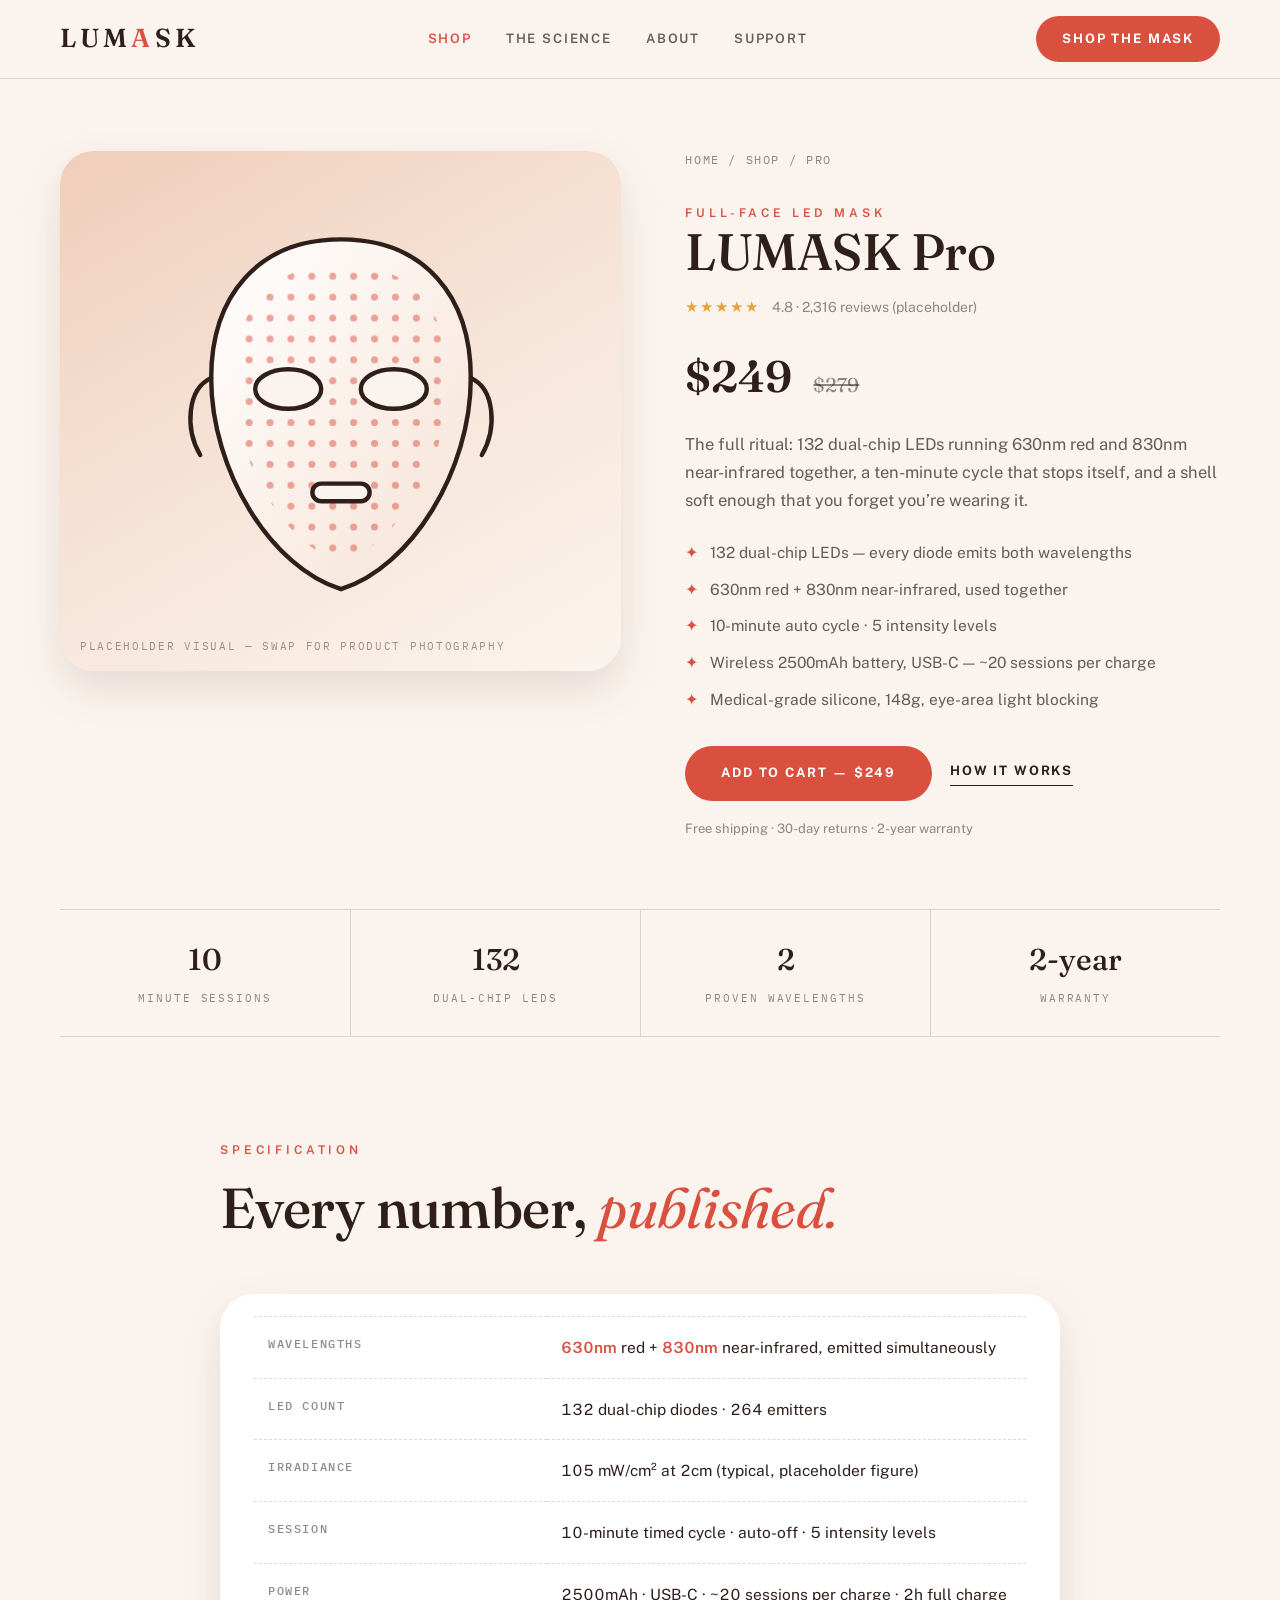
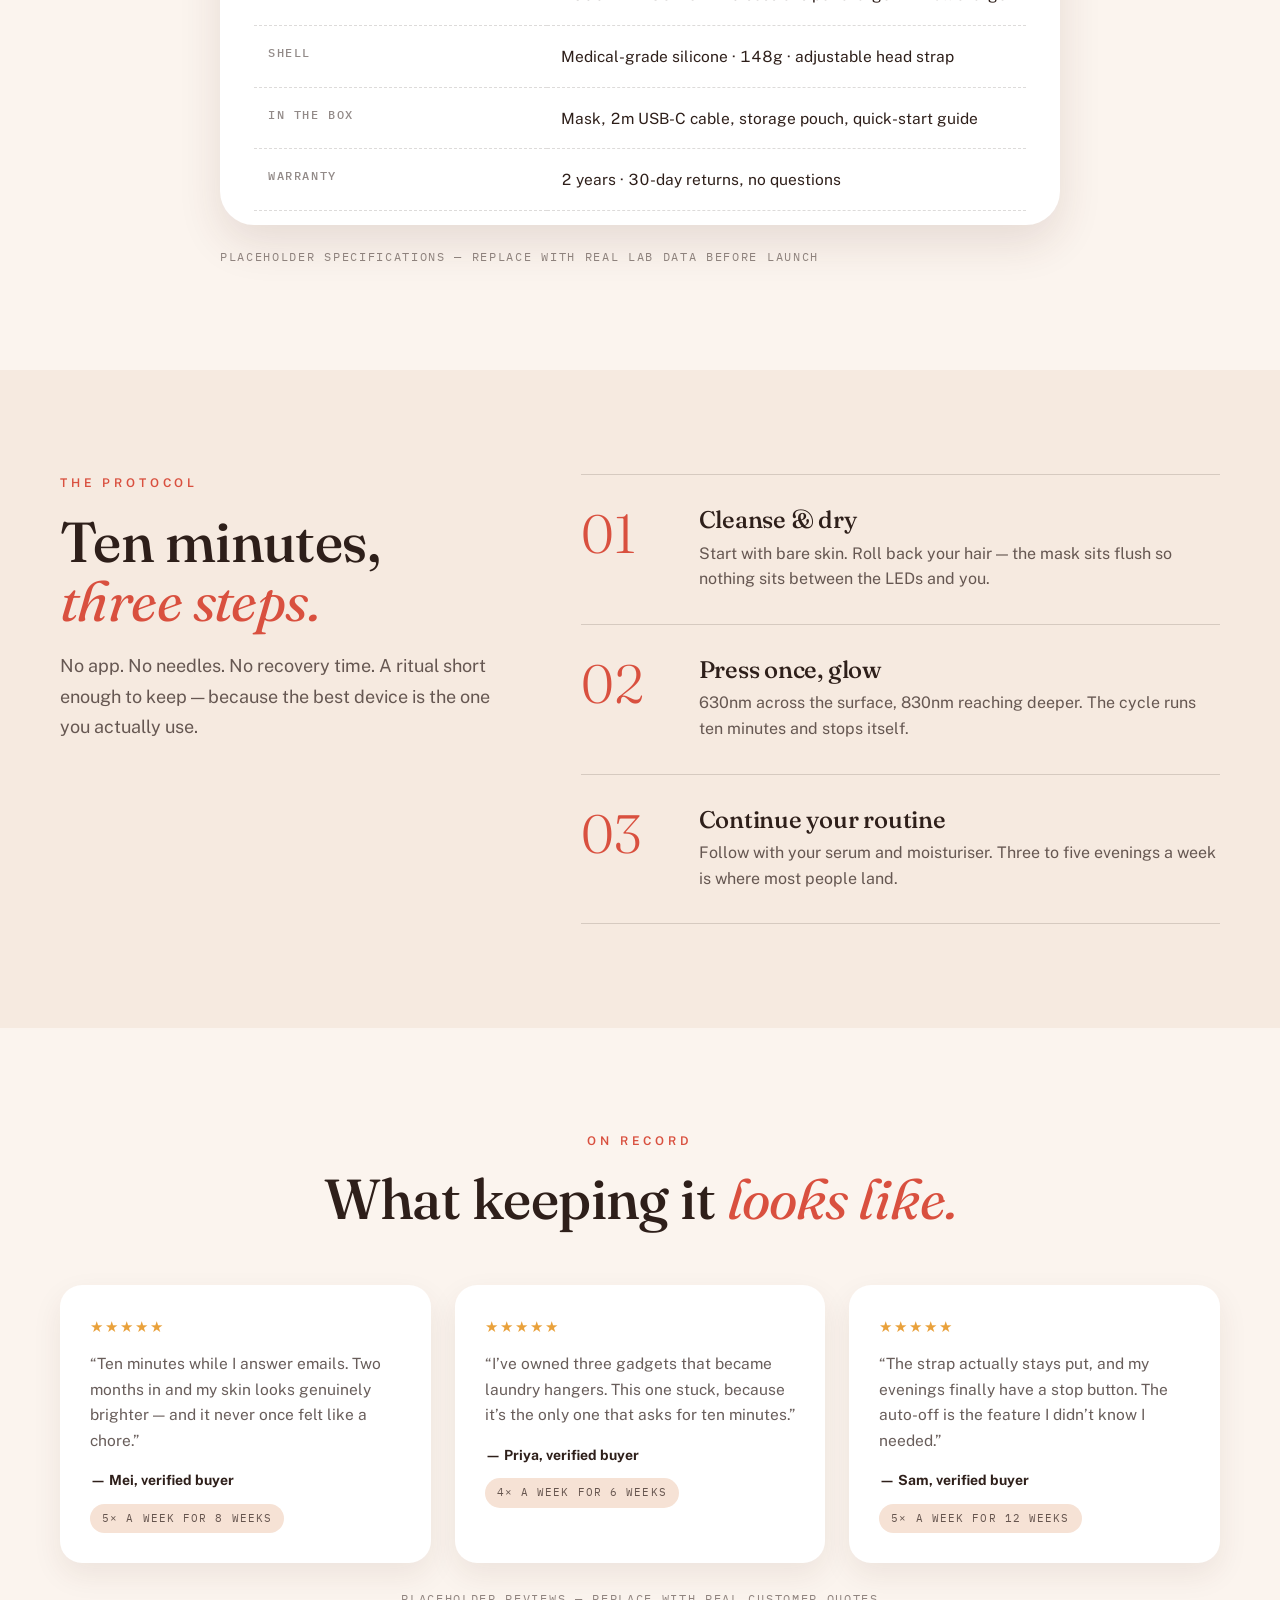
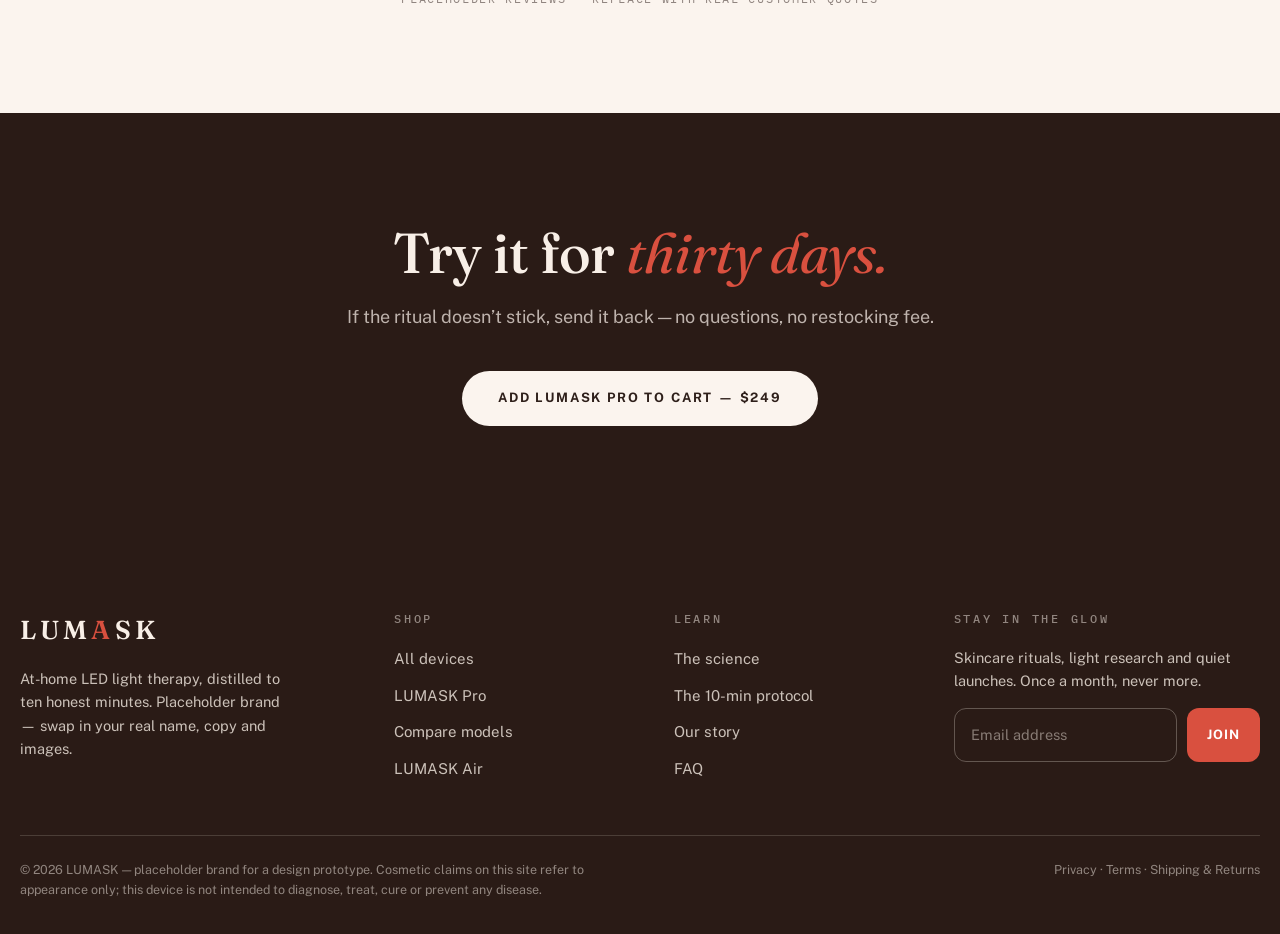
<file: product-pro.html>
<!DOCTYPE html>
<!-- LUMASK Pro — product detail page (template for the Air/Neck detail pages). Placeholder brand. -->
<html lang="en">
<head>
<meta charset="UTF-8">
<meta name="viewport" content="width=device-width, initial-scale=1.0">
<meta name="theme-color" content="#FBF4EE">
<title>LUMASK Pro — Full-Face LED Mask | $249</title>
<meta name="description" content="LUMASK Pro: 132 dual-chip LEDs, 630nm red + 830nm near-infrared, ten-minute auto cycle. Placeholder brand site.">
<link rel="preconnect" href="https://fonts.googleapis.com">
<link rel="preconnect" href="https://fonts.gstatic.com" crossorigin>
<link href="https://fonts.googleapis.com/css2?family=Fraunces:ital,opsz,wght@0,9..144,300..900;1,9..144,300..900&family=IBM+Plex+Mono:wght@400;500&family=Public+Sans:wght@400;500;600;700&display=swap" rel="stylesheet">
<link rel="stylesheet" href="assets/css/main.css">
</head>
<body>
<a class="skip-link" href="#main">Skip to content</a>

<header class="site-header">
  <div class="wrap header-row">
    <a class="logo" href="index.html" aria-label="LUMASK home">LUM<span>A</span>SK</a>
    <nav class="nav-links" aria-label="Main navigation">
      <a href="products.html" aria-current="page">Shop</a>
      <a href="how-it-works.html">The Science</a>
      <a href="about.html">About</a>
      <a href="support.html">Support</a>
    </nav>
    <div class="header-actions">
      <a class="btn btn-accent" href="product-pro.html">Shop the mask</a>
      <button class="nav-toggle" aria-label="Open menu" aria-expanded="false"><span></span></button>
    </div>
  </div>
</header>

<main id="main">

  <!-- ============ PDP ============ -->
  <section class="wrap">
    <div class="pdp">
      <div class="photo-block reveal">
        <svg width="330" height="376" viewBox="0 0 300 340" role="img" aria-label="LUMASK Pro LED face mask">
          <defs>
            <pattern id="dots-pdp" width="19" height="19" patternUnits="userSpaceOnUse">
              <circle cx="9.5" cy="9.5" r="3.2" fill="#D9503F"/>
            </pattern>
            <linearGradient id="shell-pdp" x1="0" y1="0" x2="1" y2="1">
              <stop offset="0" stop-color="#FFFFFF"/><stop offset="1" stop-color="#F6E2D5"/>
            </linearGradient>
          </defs>
          <path d="M150 14 C 226 14 268 66 268 140 C 268 224 214 312 150 332 C 86 312 32 224 32 140 C 32 66 74 14 150 14 Z" fill="url(#shell-pdp)" stroke="#2E1F1A" stroke-width="4"/>
          <path d="M150 36 C 212 36 248 78 248 142 C 248 212 204 290 150 308 C 96 290 52 212 52 142 C 52 78 88 36 150 36 Z" fill="url(#dots-pdp)" opacity="0.5"/>
          <ellipse cx="102" cy="150" rx="30" ry="18" fill="#FBF4EE" stroke="#2E1F1A" stroke-width="4"/>
          <ellipse cx="198" cy="150" rx="30" ry="18" fill="#FBF4EE" stroke="#2E1F1A" stroke-width="4"/>
          <rect x="124" y="236" width="52" height="16" rx="8" fill="#FBF4EE" stroke="#2E1F1A" stroke-width="4"/>
          <path d="M32 140 C 10 150 8 186 22 210" fill="none" stroke="#2E1F1A" stroke-width="4" stroke-linecap="round"/>
          <path d="M268 140 C 290 150 292 186 278 210" fill="none" stroke="#2E1F1A" stroke-width="4" stroke-linecap="round"/>
        </svg>
        <span class="photo-note">Placeholder visual — swap for product photography</span>
      </div>

      <div class="pdp-info reveal">
        <p class="breadcrumb"><a href="index.html">Home</a> / <a href="products.html">Shop</a> / Pro</p>
        <span class="eyebrow">Full-face LED mask</span>
        <h1>LUMASK Pro</h1>
        <div class="rating">
          <span class="stars" aria-hidden="true">★★★★★</span>
          <span>4.8 · 2,316 reviews (placeholder)</span>
        </div>
        <div class="pdp-price">$249 <s>$279</s></div>
        <p class="lede">The full ritual: 132 dual-chip LEDs running 630nm red and 830nm near-infrared together, a ten-minute cycle that stops itself, and a shell soft enough that you forget you’re wearing it.</p>
        <ul class="pdp-list">
          <li>132 dual-chip LEDs — every diode emits both wavelengths</li>
          <li>630nm red + 830nm near-infrared, used together</li>
          <li>10-minute auto cycle · 5 intensity levels</li>
          <li>Wireless 2500mAh battery, USB-C — ~20 sessions per charge</li>
          <li>Medical-grade silicone, 148g, eye-area light blocking</li>
        </ul>
        <div class="pdp-actions">
          <button class="btn btn-accent" type="button" id="add-to-cart">Add to cart — $249</button>
          <a class="link-arrow" href="how-it-works.html">How it works</a>
        </div>
        <p class="pdp-note" id="cart-note" role="status">Free shipping · 30-day returns · 2-year warranty</p>
      </div>
    </div>

    <div class="trust-strip reveal" style="margin-top: 30px">
      <div class="trust-item"><b>10</b><span>Minute sessions</span></div>
      <div class="trust-item"><b>132</b><span>Dual-chip LEDs</span></div>
      <div class="trust-item"><b>2</b><span>Proven wavelengths</span></div>
      <div class="trust-item"><b>2-year</b><span>Warranty</span></div>
    </div>
  </section>

  <!-- ============ SPECS ============ -->
  <section class="section">
    <div class="wrap" style="max-width: 920px">
      <div class="section-head reveal">
        <span class="eyebrow">Specification</span>
        <h2 class="h-lg">Every number, <em>published.</em></h2>
      </div>
      <div class="spec-panel reveal">
        <table class="spec-rows">
          <tbody>
            <tr><th scope="row">Wavelengths</th><td><em>630nm</em> red + <em>830nm</em> near-infrared, emitted simultaneously</td></tr>
            <tr><th scope="row">LED count</th><td>132 dual-chip diodes · 264 emitters</td></tr>
            <tr><th scope="row">Irradiance</th><td>105 mW/cm² at 2cm (typical, placeholder figure)</td></tr>
            <tr><th scope="row">Session</th><td>10-minute timed cycle · auto-off · 5 intensity levels</td></tr>
            <tr><th scope="row">Power</th><td>2500mAh · USB-C · ~20 sessions per charge · 2h full charge</td></tr>
            <tr><th scope="row">Shell</th><td>Medical-grade silicone · 148g · adjustable head strap</td></tr>
            <tr><th scope="row">In the box</th><td>Mask, 2m USB-C cable, storage pouch, quick-start guide</td></tr>
            <tr><th scope="row">Warranty</th><td>2 years · 30-day returns, no questions</td></tr>
          </tbody>
        </table>
      </div>
      <p class="mono-note" style="margin-top: 22px">Placeholder specifications — replace with real lab data before launch</p>
    </div>
  </section>

  <!-- ============ PROTOCOL ============ -->
  <section class="section section-tint">
    <div class="wrap protocol-grid">
      <div class="reveal">
        <span class="eyebrow" style="display:block; margin-bottom:18px">The protocol</span>
        <h2 class="h-lg">Ten minutes,<br><em>three steps.</em></h2>
        <p class="lede" style="margin-top: 20px">No app. No needles. No recovery time. A ritual short enough to keep — because the best device is the one you actually use.</p>
      </div>
      <div class="reveal">
        <div class="protocol-step">
          <span class="num">01</span>
          <div><h3>Cleanse &amp; dry</h3><p>Start with bare skin. Roll back your hair — the mask sits flush so nothing sits between the LEDs and you.</p></div>
        </div>
        <div class="protocol-step">
          <span class="num">02</span>
          <div><h3>Press once, glow</h3><p>630nm across the surface, 830nm reaching deeper. The cycle runs ten minutes and stops itself.</p></div>
        </div>
        <div class="protocol-step">
          <span class="num">03</span>
          <div><h3>Continue your routine</h3><p>Follow with your serum and moisturiser. Three to five evenings a week is where most people land.</p></div>
        </div>
      </div>
    </div>
  </section>

  <!-- ============ REVIEWS ============ -->
  <section class="section">
    <div class="wrap">
      <div class="section-head center reveal">
        <span class="eyebrow">On record</span>
        <h2 class="h-lg">What keeping it <em>looks like.</em></h2>
      </div>
      <div class="review-grid reveal">
        <div class="review-card">
          <span class="stars" aria-hidden="true">★★★★★</span>
          <p>“Ten minutes while I answer emails. Two months in and my skin looks genuinely brighter — and it never once felt like a chore.”</p>
          <b>— Mei, verified buyer</b>
          <span class="usage">5× a week for 8 weeks</span>
        </div>
        <div class="review-card">
          <span class="stars" aria-hidden="true">★★★★★</span>
          <p>“I’ve owned three gadgets that became laundry hangers. This one stuck, because it’s the only one that asks for ten minutes.”</p>
          <b>— Priya, verified buyer</b>
          <span class="usage">4× a week for 6 weeks</span>
        </div>
        <div class="review-card">
          <span class="stars" aria-hidden="true">★★★★★</span>
          <p>“The strap actually stays put, and my evenings finally have a stop button. The auto-off is the feature I didn’t know I needed.”</p>
          <b>— Sam, verified buyer</b>
          <span class="usage">5× a week for 12 weeks</span>
        </div>
      </div>
      <p class="mono-note" style="text-align:center; margin-top:26px">Placeholder reviews — replace with real customer quotes</p>
    </div>
  </section>

  <section class="section-dark">
    <div class="wrap cta-band reveal">
      <h2 class="h-lg">Try it for <em>thirty days.</em></h2>
      <p class="lede">If the ritual doesn’t stick, send it back — no questions, no restocking fee.</p>
      <a class="btn btn-light" href="#" id="cta-cart">Add LUMASK Pro to cart — $249</a>
    </div>
  </section>

</main>

<footer class="site-footer">
  <div class="wrap footer-grid">
    <div class="footer-brand">
      <div class="logo">LUM<span>A</span>SK</div>
      <p>At-home LED light therapy, distilled to ten honest minutes. Placeholder brand — swap in your real name, copy and images.</p>
    </div>
    <div class="footer-col">
      <h4>Shop</h4>
      <ul>
        <li><a href="products.html">All devices</a></li>
        <li><a href="product-pro.html">LUMASK Pro</a></li>
        <li><a href="products.html#compare">Compare models</a></li>
        <li><a href="products.html">LUMASK Air</a></li>
      </ul>
    </div>
    <div class="footer-col">
      <h4>Learn</h4>
      <ul>
        <li><a href="how-it-works.html">The science</a></li>
        <li><a href="how-it-works.html#protocol">The 10-min protocol</a></li>
        <li><a href="about.html">Our story</a></li>
        <li><a href="support.html#faq">FAQ</a></li>
      </ul>
    </div>
    <div class="footer-col">
      <h4>Stay in the glow</h4>
      <p style="font-size:14.5px">Skincare rituals, light research and quiet launches. Once a month, never more.</p>
      <form class="newsletter" id="newsletter-form" novalidate>
        <input type="email" placeholder="Email address" aria-label="Email address" autocomplete="email" spellcheck="false" required>
        <button type="submit">Join</button>
      </form>
      <p class="newsletter-msg" role="status"></p>
    </div>
  </div>
  <div class="wrap footer-legal">
    <p>© <span data-year></span> LUMASK — placeholder brand for a design prototype. Cosmetic claims on this site refer to appearance only; this device is not intended to diagnose, treat, cure or prevent any disease.</p>
    <span>Privacy · Terms · Shipping &amp; Returns</span>
  </div>
</footer>
<script src="assets/js/main.js"></script>
<script>
  /* demo cart — no backend */
  (function () {
    function demoClick(ev) {
      ev.preventDefault();
      var note = document.getElementById("cart-note");
      if (note) {
        note.textContent = "Demo store — the cart isn’t connected yet. Your real store (Shopify/Stripe) plugs in here.";
        note.style.color = "#B93B2D";
      }
    }
    var b1 = document.getElementById("add-to-cart");
    var b2 = document.getElementById("cta-cart");
    if (b1) b1.addEventListener("click", demoClick);
    if (b2) b2.addEventListener("click", demoClick);
  })();
</script>
</body>
</html>
</file>
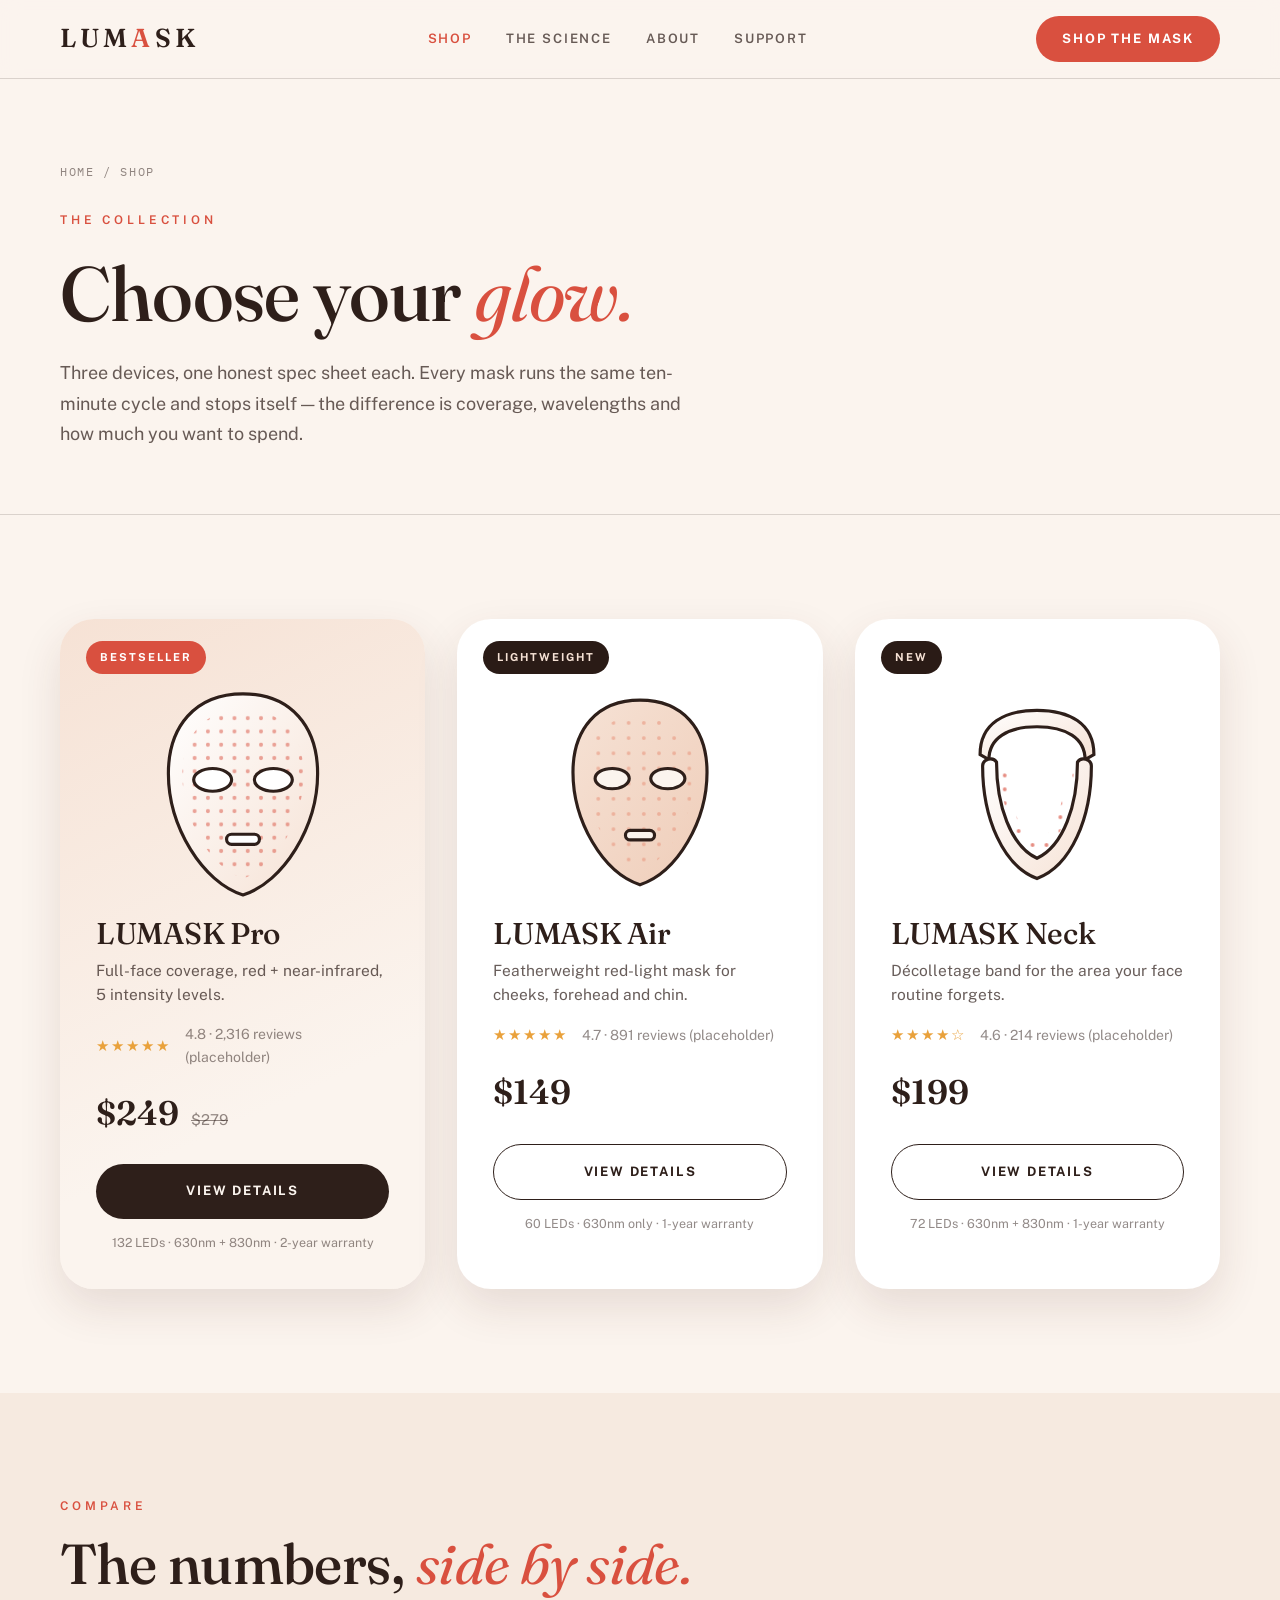
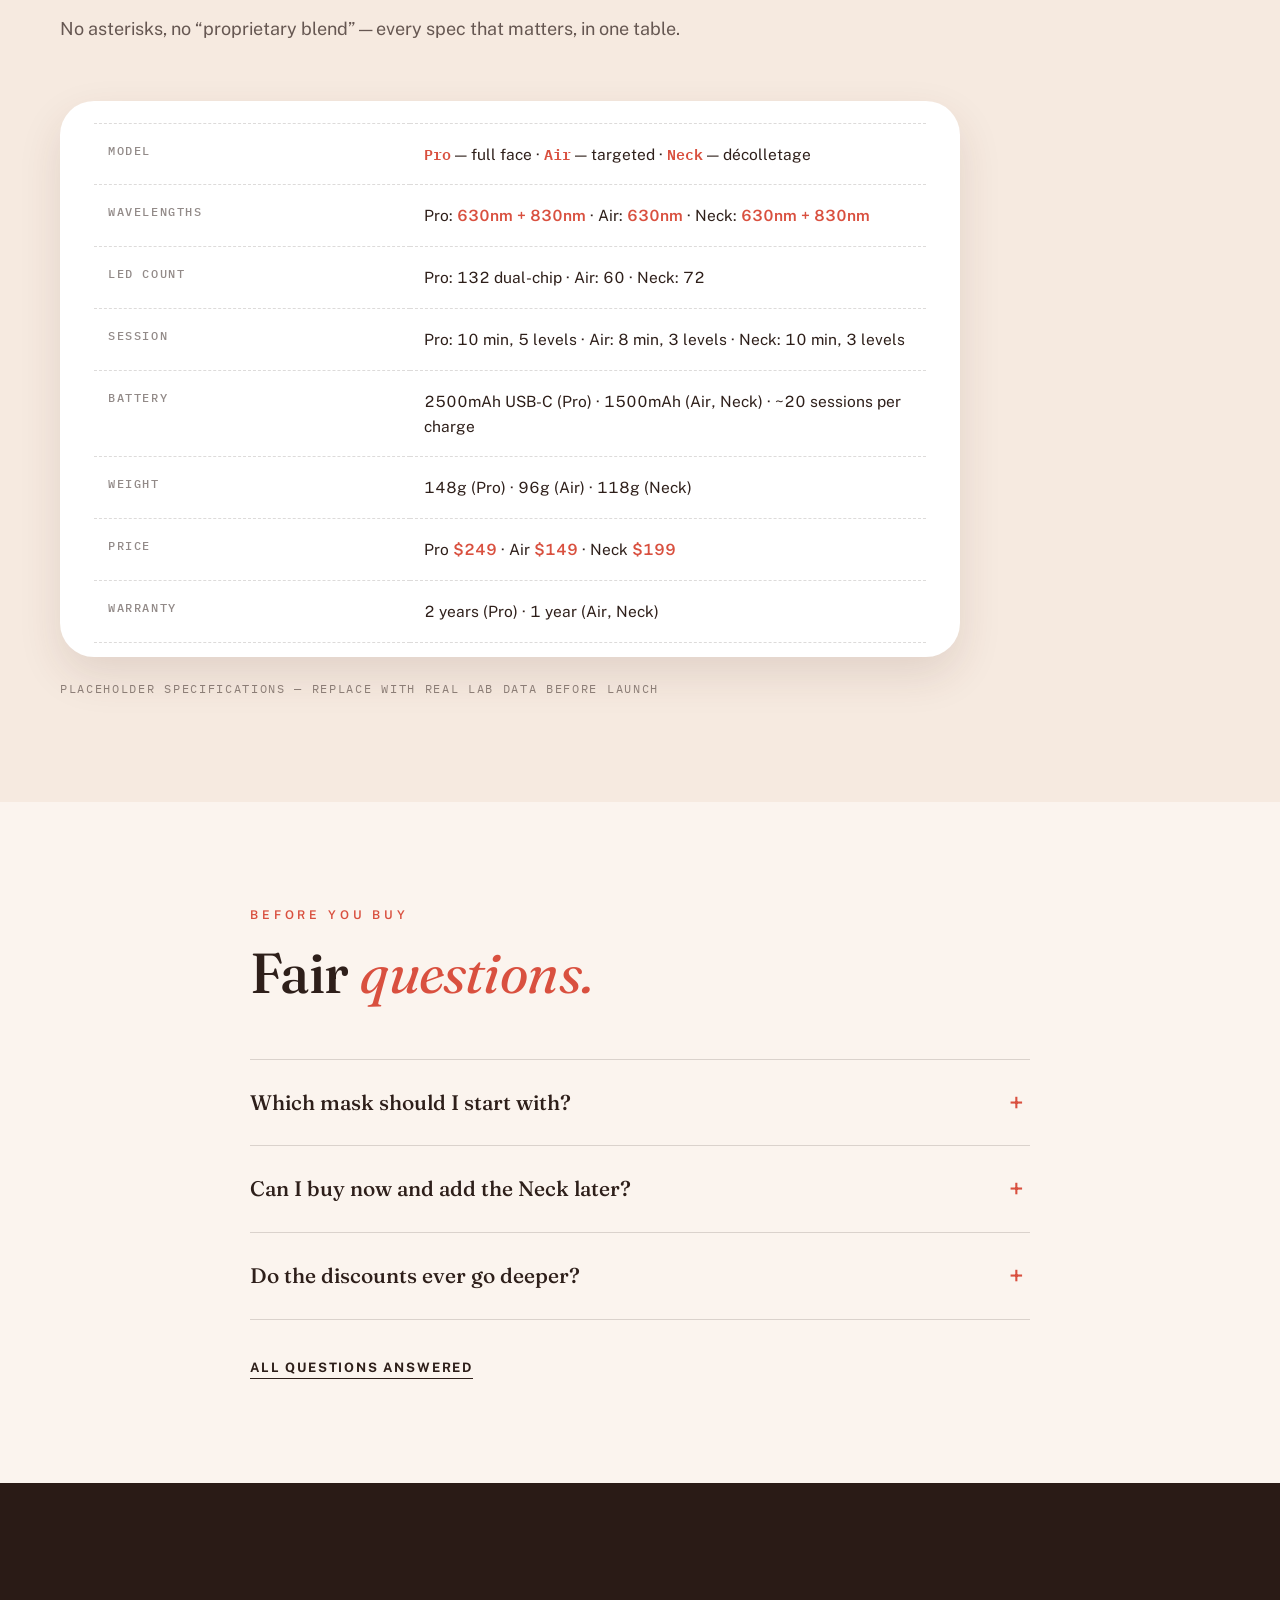
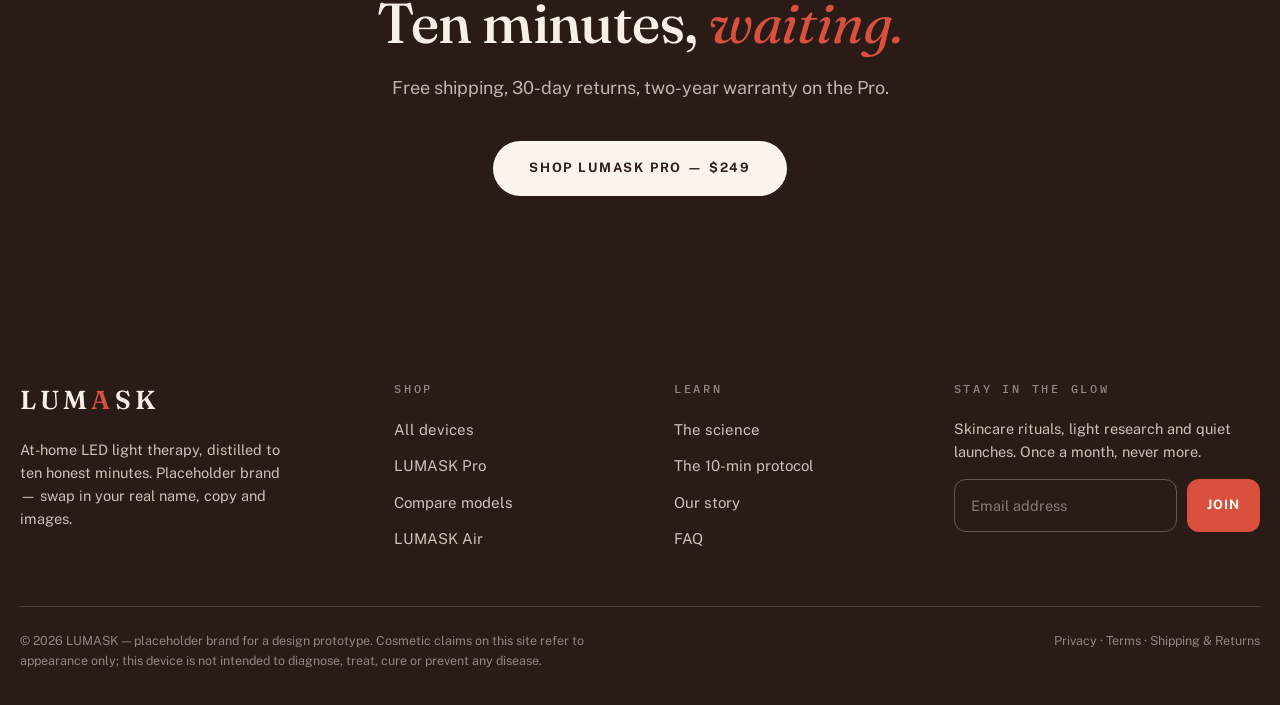
<file: products.html>
<!DOCTYPE html>
<!-- LUMASK — placeholder brand. Product detail pages beyond Pro are planned as clones of product-pro.html. -->
<html lang="en">
<head>
<meta charset="UTF-8">
<meta name="viewport" content="width=device-width, initial-scale=1.0">
<meta name="theme-color" content="#FBF4EE">
<title>Shop LED Masks — LUMASK</title>
<meta name="description" content="Compare LUMASK Pro, Air and Neck LED masks: wavelengths, LED counts, sessions and prices. Placeholder brand site.">
<link rel="preconnect" href="https://fonts.googleapis.com">
<link rel="preconnect" href="https://fonts.gstatic.com" crossorigin>
<link href="https://fonts.googleapis.com/css2?family=Fraunces:ital,opsz,wght@0,9..144,300..900;1,9..144,300..900&family=IBM+Plex+Mono:wght@400;500&family=Public+Sans:wght@400;500;600;700&display=swap" rel="stylesheet">
<link rel="stylesheet" href="assets/css/main.css">
</head>
<body>
<a class="skip-link" href="#main">Skip to content</a>

<header class="site-header">
  <div class="wrap header-row">
    <a class="logo" href="index.html" aria-label="LUMASK home">LUM<span>A</span>SK</a>
    <nav class="nav-links" aria-label="Main navigation">
      <a href="products.html" aria-current="page">Shop</a>
      <a href="how-it-works.html">The Science</a>
      <a href="about.html">About</a>
      <a href="support.html">Support</a>
    </nav>
    <div class="header-actions">
      <a class="btn btn-accent" href="product-pro.html">Shop the mask</a>
      <button class="nav-toggle" aria-label="Open menu" aria-expanded="false"><span></span></button>
    </div>
  </div>
</header>

<main id="main">

  <section class="page-hero">
    <div class="wrap">
      <p class="breadcrumb"><a href="index.html">Home</a> / Shop</p>
      <span class="eyebrow">The collection</span>
      <h1 class="h-xl">Choose your <em>glow.</em></h1>
      <p class="lede">Three devices, one honest spec sheet each. Every mask runs the same ten-minute cycle and stops itself — the difference is coverage, wavelengths and how much you want to spend.</p>
    </div>
  </section>

  <!-- ============ PRODUCT GRID ============ -->
  <section class="section">
    <div class="wrap">
      <!-- NOTE: only the Pro has its own detail page in this prototype; the other
           "View details" links reuse product-pro.html as the template. -->
      <div class="product-grid three reveal">
        <article class="product-card accent">
          <span class="pill hot">Bestseller</span>
          <div class="product-art">
            <svg width="190" height="215" viewBox="0 0 300 340" role="img" aria-label="LUMASK Pro mask">
              <defs>
                <pattern id="pd1" width="21" height="21" patternUnits="userSpaceOnUse"><circle cx="10.5" cy="10.5" r="3.2" fill="#D9503F"/></pattern>
                <linearGradient id="ps1" x1="0" y1="0" x2="1" y2="1"><stop offset="0" stop-color="#FFFFFF"/><stop offset="1" stop-color="#F6E2D5"/></linearGradient>
              </defs>
              <path d="M150 14 C 226 14 268 66 268 140 C 268 224 214 312 150 332 C 86 312 32 224 32 140 C 32 66 74 14 150 14 Z" fill="url(#ps1)" stroke="#2E1F1A" stroke-width="5"/>
              <path d="M150 38 C 210 38 246 80 246 142 C 246 210 204 288 150 306 C 96 288 54 210 54 142 C 54 80 90 38 150 38 Z" fill="url(#pd1)" opacity="0.5"/>
              <ellipse cx="102" cy="150" rx="30" ry="18" fill="#fff" stroke="#2E1F1A" stroke-width="5"/>
              <ellipse cx="198" cy="150" rx="30" ry="18" fill="#fff" stroke="#2E1F1A" stroke-width="5"/>
              <rect x="124" y="236" width="52" height="16" rx="8" fill="#fff" stroke="#2E1F1A" stroke-width="5"/>
            </svg>
          </div>
          <h2>LUMASK Pro</h2>
          <p class="tagline">Full-face coverage, red + near-infrared, 5 intensity levels.</p>
          <div class="product-meta"><span class="stars" aria-hidden="true">★★★★★</span><span>4.8 · 2,316 reviews (placeholder)</span></div>
          <div class="product-price"><b>$249</b><s>$279</s></div>
          <a class="btn btn-solid" href="product-pro.html">View details</a>
          <p class="fine">132 LEDs · 630nm + 830nm · 2-year warranty</p>
        </article>

        <article class="product-card">
          <span class="pill">Lightweight</span>
          <div class="product-art">
            <svg width="190" height="215" viewBox="0 0 300 340" role="img" aria-label="LUMASK Air mask">
              <defs>
                <pattern id="pd2" width="24" height="24" patternUnits="userSpaceOnUse"><circle cx="12" cy="12" r="3" fill="#E8927A"/></pattern>
                <linearGradient id="ps2" x1="0" y1="0" x2="1" y2="1"><stop offset="0" stop-color="#F6E2D5"/><stop offset="1" stop-color="#EFCDB9"/></linearGradient>
              </defs>
              <path d="M150 24 C 218 24 256 70 256 138 C 256 214 210 296 150 316 C 90 296 44 214 44 138 C 44 70 82 24 150 24 Z" fill="url(#ps2)" stroke="#2E1F1A" stroke-width="5"/>
              <path d="M150 48 C 204 48 236 86 236 140 C 236 204 198 276 150 294 C 102 276 64 204 64 140 C 64 86 96 48 150 48 Z" fill="url(#pd2)" opacity="0.55"/>
              <ellipse cx="106" cy="148" rx="27" ry="16" fill="#FBF4EE" stroke="#2E1F1A" stroke-width="5"/>
              <ellipse cx="194" cy="148" rx="27" ry="16" fill="#FBF4EE" stroke="#2E1F1A" stroke-width="5"/>
              <rect x="127" y="230" width="46" height="15" rx="7.5" fill="#FBF4EE" stroke="#2E1F1A" stroke-width="5"/>
            </svg>
          </div>
          <h2>LUMASK Air</h2>
          <p class="tagline">Featherweight red-light mask for cheeks, forehead and chin.</p>
          <div class="product-meta"><span class="stars" aria-hidden="true">★★★★★</span><span>4.7 · 891 reviews (placeholder)</span></div>
          <div class="product-price"><b>$149</b></div>
          <a class="btn btn-ghost" href="product-pro.html">View details</a>
          <p class="fine">60 LEDs · 630nm only · 1-year warranty</p>
        </article>

        <article class="product-card">
          <span class="pill">New</span>
          <div class="product-art">
            <svg width="190" height="215" viewBox="0 0 300 340" role="img" aria-label="LUMASK Neck light therapy band">
              <defs>
                <pattern id="pd3" width="22" height="22" patternUnits="userSpaceOnUse"><circle cx="11" cy="11" r="3" fill="#D9503F"/></pattern>
                <linearGradient id="ps3" x1="0" y1="0" x2="1" y2="1"><stop offset="0" stop-color="#FFFFFF"/><stop offset="1" stop-color="#F6E2D5"/></linearGradient>
              </defs>
              <path d="M60 110 C 60 60 100 40 150 40 C 200 40 240 60 240 110 L 226 118 C 226 84 196 66 150 66 C 104 66 74 84 74 118 Z" fill="url(#ps3)" stroke="#2E1F1A" stroke-width="5"/>
              <path d="M64 128 C 64 210 96 286 150 306 C 204 286 236 210 236 128 C 236 118 220 112 214 122 C 214 190 192 254 150 274 C 108 254 86 190 86 122 C 80 112 64 118 64 128 Z" fill="url(#ps3)" stroke="#2E1F1A" stroke-width="5"/>
              <path d="M92 140 C 96 204 116 254 150 270 C 184 254 204 204 208 140 C 200 136 194 142 194 150 C 190 198 176 236 150 250 C 124 236 110 198 106 150 C 106 142 100 136 92 140 Z" fill="url(#pd3)" opacity="0.65"/>
            </svg>
          </div>
          <h2>LUMASK Neck</h2>
          <p class="tagline">Décolletage band for the area your face routine forgets.</p>
          <div class="product-meta"><span class="stars" aria-hidden="true">★★★★☆</span><span>4.6 · 214 reviews (placeholder)</span></div>
          <div class="product-price"><b>$199</b></div>
          <a class="btn btn-ghost" href="product-pro.html">View details</a>
          <p class="fine">72 LEDs · 630nm + 830nm · 1-year warranty</p>
        </article>
      </div>
    </div>
  </section>

  <!-- ============ COMPARE ============ -->
  <section class="section section-tint" id="compare">
    <div class="wrap">
      <div class="section-head reveal">
        <span class="eyebrow">Compare</span>
        <h2 class="h-lg">The numbers, <em>side by side.</em></h2>
        <p class="lede">No asterisks, no “proprietary blend” — every spec that matters, in one table.</p>
      </div>
      <div class="spec-panel reveal" style="max-width: 900px">
        <table class="spec-rows">
          <caption class="vh" style="position:absolute;left:-9999px">Specification comparison of LUMASK models</caption>
          <tbody>
            <tr><th scope="row">Model</th><td><b>Pro</b> — full face · <b>Air</b> — targeted · <b>Neck</b> — décolletage</td></tr>
            <tr><th scope="row">Wavelengths</th><td>Pro: <em>630nm + 830nm</em> · Air: <em>630nm</em> · Neck: <em>630nm + 830nm</em></td></tr>
            <tr><th scope="row">LED count</th><td>Pro: 132 dual-chip · Air: 60 · Neck: 72</td></tr>
            <tr><th scope="row">Session</th><td>Pro: 10 min, 5 levels · Air: 8 min, 3 levels · Neck: 10 min, 3 levels</td></tr>
            <tr><th scope="row">Battery</th><td>2500mAh USB-C (Pro) · 1500mAh (Air, Neck) · ~20 sessions per charge</td></tr>
            <tr><th scope="row">Weight</th><td>148g (Pro) · 96g (Air) · 118g (Neck)</td></tr>
            <tr><th scope="row">Price</th><td>Pro <em>$249</em> · Air <em>$149</em> · Neck <em>$199</em></td></tr>
            <tr><th scope="row">Warranty</th><td>2 years (Pro) · 1 year (Air, Neck)</td></tr>
          </tbody>
        </table>
      </div>
      <p class="mono-note" style="margin-top: 22px">Placeholder specifications — replace with real lab data before launch</p>
    </div>
  </section>

  <!-- ============ FAQ MINI ============ -->
  <section class="section">
    <div class="wrap" style="max-width: 860px">
      <div class="section-head reveal">
        <span class="eyebrow">Before you buy</span>
        <h2 class="h-lg">Fair <em>questions.</em></h2>
      </div>
      <div class="accordion reveal">
        <details>
          <summary>Which mask should I start with?</summary>
          <div class="acc-body">If you want the full ritual — forehead to jaw, both wavelengths — start with the Pro. If your routine is already solid and you only want a quick cheek-and-forehead boost, the Air is the lighter, cheaper way in. Unsure? The Pro is the one most people keep using.</div>
        </details>
        <details>
          <summary>Can I buy now and add the Neck later?</summary>
          <div class="acc-body">Absolutely — the Neck band is designed as a companion, not a requirement. Start with a face mask, add the band when you’re curious about the décolletage area.</div>
        </details>
        <details>
          <summary>Do the discounts ever go deeper?</summary>
          <div class="acc-body">We run quiet seasonal offers rather than constant sales — subscribe in the footer if you want to hear about them first. (Placeholder policy — set your real promo rhythm.)</div>
        </details>
      </div>
      <p style="margin-top: 34px"><a class="link-arrow" href="support.html#faq">All questions answered</a></p>
    </div>
  </section>

  <section class="section-dark">
    <div class="wrap cta-band reveal">
      <h2 class="h-lg">Ten minutes, <em>waiting.</em></h2>
      <p class="lede">Free shipping, 30-day returns, two-year warranty on the Pro.</p>
      <a class="btn btn-light" href="product-pro.html">Shop LUMASK Pro — $249</a>
    </div>
  </section>

</main>

<footer class="site-footer">
  <div class="wrap footer-grid">
    <div class="footer-brand">
      <div class="logo">LUM<span>A</span>SK</div>
      <p>At-home LED light therapy, distilled to ten honest minutes. Placeholder brand — swap in your real name, copy and images.</p>
    </div>
    <div class="footer-col">
      <h4>Shop</h4>
      <ul>
        <li><a href="products.html">All devices</a></li>
        <li><a href="product-pro.html">LUMASK Pro</a></li>
        <li><a href="products.html#compare">Compare models</a></li>
        <li><a href="products.html">LUMASK Air</a></li>
      </ul>
    </div>
    <div class="footer-col">
      <h4>Learn</h4>
      <ul>
        <li><a href="how-it-works.html">The science</a></li>
        <li><a href="how-it-works.html#protocol">The 10-min protocol</a></li>
        <li><a href="about.html">Our story</a></li>
        <li><a href="support.html#faq">FAQ</a></li>
      </ul>
    </div>
    <div class="footer-col">
      <h4>Stay in the glow</h4>
      <p style="font-size:14.5px">Skincare rituals, light research and quiet launches. Once a month, never more.</p>
      <form class="newsletter" id="newsletter-form" novalidate>
        <input type="email" placeholder="Email address" aria-label="Email address" autocomplete="email" spellcheck="false" required>
        <button type="submit">Join</button>
      </form>
      <p class="newsletter-msg" role="status"></p>
    </div>
  </div>
  <div class="wrap footer-legal">
    <p>© <span data-year></span> LUMASK — placeholder brand for a design prototype. Cosmetic claims on this site refer to appearance only; this device is not intended to diagnose, treat, cure or prevent any disease.</p>
    <span>Privacy · Terms · Shipping &amp; Returns</span>
  </div>
</footer>
<script src="assets/js/main.js"></script>
</body>
</html>
</file>
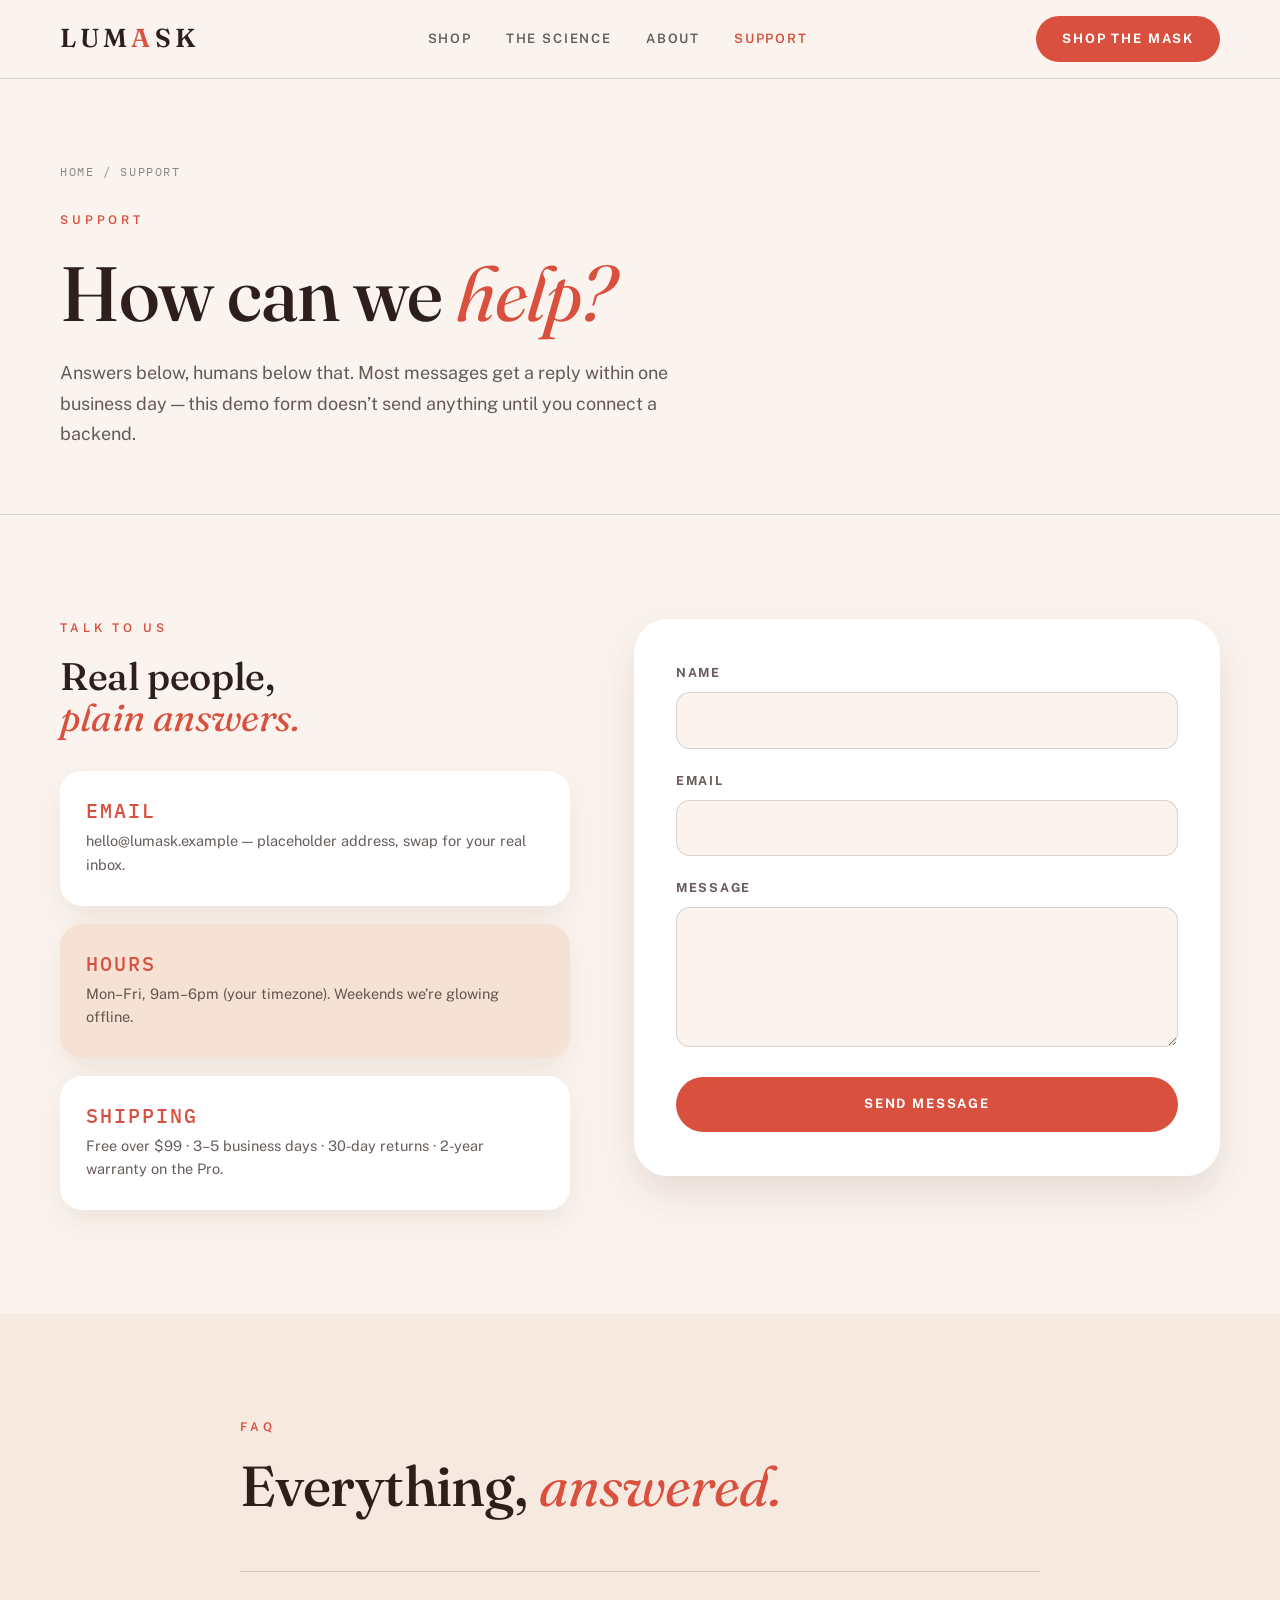
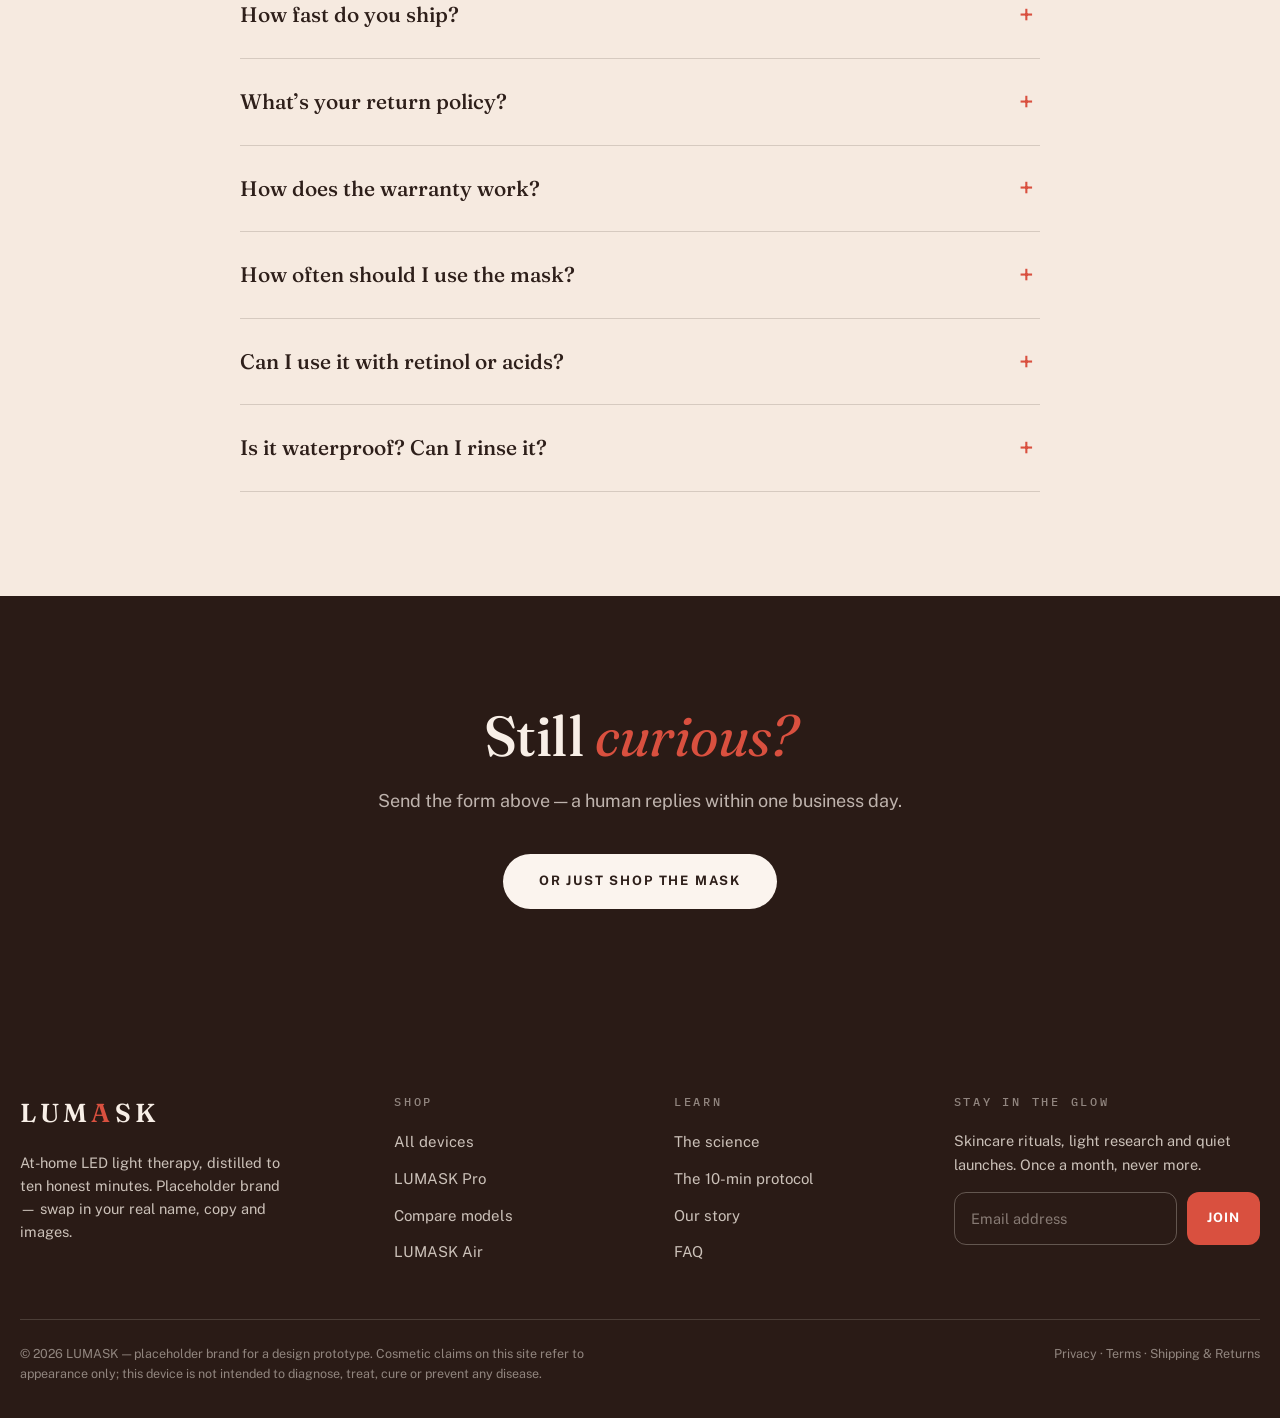
<file: support.html>
<!DOCTYPE html>
<!-- LUMASK — Support page: FAQ + client-side contact form (no backend). -->
<html lang="en">
<head>
<meta charset="UTF-8">
<meta name="viewport" content="width=device-width, initial-scale=1.0">
<meta name="theme-color" content="#FBF4EE">
<title>Support &amp; FAQ — LUMASK</title>
<meta name="description" content="Shipping, returns, warranty, usage FAQs and the contact form for LUMASK. Placeholder brand site.">
<link rel="preconnect" href="https://fonts.googleapis.com">
<link rel="preconnect" href="https://fonts.gstatic.com" crossorigin>
<link href="https://fonts.googleapis.com/css2?family=Fraunces:ital,opsz,wght@0,9..144,300..900;1,9..144,300..900&family=IBM+Plex+Mono:wght@400;500&family=Public+Sans:wght@400;500;600;700&display=swap" rel="stylesheet">
<link rel="stylesheet" href="assets/css/main.css">
</head>
<body>
<a class="skip-link" href="#main">Skip to content</a>

<header class="site-header">
  <div class="wrap header-row">
    <a class="logo" href="index.html" aria-label="LUMASK home">LUM<span>A</span>SK</a>
    <nav class="nav-links" aria-label="Main navigation">
      <a href="products.html">Shop</a>
      <a href="how-it-works.html">The Science</a>
      <a href="about.html">About</a>
      <a href="support.html" aria-current="page">Support</a>
    </nav>
    <div class="header-actions">
      <a class="btn btn-accent" href="product-pro.html">Shop the mask</a>
      <button class="nav-toggle" aria-label="Open menu" aria-expanded="false"><span></span></button>
    </div>
  </div>
</header>

<main id="main">

  <section class="page-hero">
    <div class="wrap">
      <p class="breadcrumb"><a href="index.html">Home</a> / Support</p>
      <span class="eyebrow">Support</span>
      <h1 class="h-xl">How can we <em>help?</em></h1>
      <p class="lede">Answers below, humans below that. Most messages get a reply within one business day — this demo form doesn’t send anything until you connect a backend.</p>
    </div>
  </section>

  <!-- ============ CONTACT ============ -->
  <section class="section">
    <div class="wrap contact-grid">
      <div class="reveal">
        <span class="eyebrow" style="display:block; margin-bottom:18px">Talk to us</span>
        <h2 class="h-md">Real people,<br><em>plain answers.</em></h2>
        <div style="margin-top: 34px; display: grid; gap: 18px">
          <div class="feature-cell">
            <div class="big" style="font-size: 20px; letter-spacing: .1em">EMAIL</div>
            <p style="margin-top: 8px">hello@lumask.example — placeholder address, swap for your real inbox.</p>
          </div>
          <div class="feature-cell peach">
            <div class="big" style="font-size: 20px; letter-spacing: .1em">HOURS</div>
            <p style="margin-top: 8px">Mon–Fri, 9am–6pm (your timezone). Weekends we’re glowing offline.</p>
          </div>
          <div class="feature-cell">
            <div class="big" style="font-size: 20px; letter-spacing: .1em">SHIPPING</div>
            <p style="margin-top: 8px">Free over $99 · 3–5 business days · 30-day returns · 2-year warranty on the Pro.</p>
          </div>
        </div>
      </div>

      <div class="form-card reveal">
        <form id="contact-form" novalidate>
          <div class="field">
            <label for="cf-name">Name</label>
            <input id="cf-name" name="name" type="text" autocomplete="name" required>
            <p class="err">Please tell us your name.</p>
          </div>
          <div class="field">
            <label for="cf-email">Email</label>
            <input id="cf-email" name="email" type="email" autocomplete="email" spellcheck="false" required>
            <p class="err">Please enter a valid email address.</p>
          </div>
          <div class="field">
            <label for="cf-msg">Message</label>
            <textarea id="cf-msg" name="message" required></textarea>
            <p class="err">A few words, please — even “question about shipping”.</p>
          </div>
          <button class="btn btn-accent" type="submit" style="width: 100%; justify-content: center">Send message</button>
          <p class="form-msg" role="status" aria-live="polite"></p>
        </form>
      </div>
    </div>
  </section>

  <!-- ============ FAQ ============ -->
  <section class="section section-tint" id="faq">
    <div class="wrap" style="max-width: 880px">
      <div class="section-head reveal">
        <span class="eyebrow">FAQ</span>
        <h2 class="h-lg">Everything, <em>answered.</em></h2>
      </div>
      <div class="accordion reveal">
        <details>
          <summary>How fast do you ship?</summary>
          <div class="acc-body">Orders leave within one business day and typically arrive in 3–5 business days. Shipping is free over $99. (Placeholder policy — replace with your real carriers, regions and timeframes.)</div>
        </details>
        <details>
          <summary>What’s your return policy?</summary>
          <div class="acc-body">Thirty days from delivery, mask in any condition you’d accept a gift in — we don’t do interrogation forms. Return shipping is on us for defective units. (Placeholder policy.)</div>
        </details>
        <details>
          <summary>How does the warranty work?</summary>
          <div class="acc-body">Two years on the Pro, one year on Air and Neck: if it stops lighting, charging or holding together through normal use, we replace it. (Placeholder policy.)</div>
        </details>
        <details>
          <summary>How often should I use the mask?</summary>
          <div class="acc-body">Three to five evenings a week is the rhythm most people sustain, with a fixed ten-minute cycle each time. Consistency beats marathon sessions — see <a href="how-it-works.html" style="border-bottom:1px solid var(--accent); color:var(--accent)">The Science</a>.</div>
        </details>
        <details>
          <summary>Can I use it with retinol or acids?</summary>
          <div class="acc-body">Use the mask on clean, dry skin first, then apply your actives afterwards. If you’re on photosensitising medication or under dermatological treatment, check with your doctor first. (Placeholder guidance — have a professional review before launch.)</div>
        </details>
        <details>
          <summary>Is it waterproof? Can I rinse it?</summary>
          <div class="acc-body">The mask isn’t waterproof — wipe the shell with a barely-damp cloth and let it air dry. Never submerge it or rinse under a tap.</div>
        </details>
      </div>
    </div>
  </section>

  <section class="section-dark">
    <div class="wrap cta-band reveal">
      <h2 class="h-lg">Still <em>curious?</em></h2>
      <p class="lede">Send the form above — a human replies within one business day.</p>
      <a class="btn btn-light" href="product-pro.html">Or just shop the mask</a>
    </div>
  </section>

</main>

<footer class="site-footer">
  <div class="wrap footer-grid">
    <div class="footer-brand">
      <div class="logo">LUM<span>A</span>SK</div>
      <p>At-home LED light therapy, distilled to ten honest minutes. Placeholder brand — swap in your real name, copy and images.</p>
    </div>
    <div class="footer-col">
      <h4>Shop</h4>
      <ul>
        <li><a href="products.html">All devices</a></li>
        <li><a href="product-pro.html">LUMASK Pro</a></li>
        <li><a href="products.html#compare">Compare models</a></li>
        <li><a href="products.html">LUMASK Air</a></li>
      </ul>
    </div>
    <div class="footer-col">
      <h4>Learn</h4>
      <ul>
        <li><a href="how-it-works.html">The science</a></li>
        <li><a href="how-it-works.html#protocol">The 10-min protocol</a></li>
        <li><a href="about.html">Our story</a></li>
        <li><a href="support.html#faq">FAQ</a></li>
      </ul>
    </div>
    <div class="footer-col">
      <h4>Stay in the glow</h4>
      <p style="font-size:14.5px">Skincare rituals, light research and quiet launches. Once a month, never more.</p>
      <form class="newsletter" id="newsletter-form" novalidate>
        <input type="email" placeholder="Email address" aria-label="Email address" autocomplete="email" spellcheck="false" required>
        <button type="submit">Join</button>
      </form>
      <p class="newsletter-msg" role="status"></p>
    </div>
  </div>
  <div class="wrap footer-legal">
    <p>© <span data-year></span> LUMASK — placeholder brand for a design prototype. Cosmetic claims on this site refer to appearance only; this device is not intended to diagnose, treat, cure or prevent any disease.</p>
    <span>Privacy · Terms · Shipping &amp; Returns</span>
  </div>
</footer>
<script src="assets/js/main.js"></script>
</body>
</html>
</file>
<file: assets/css/main.css>
/* ==========================================================================
   LUMASK — shared design system (PLACEHOLDER BRAND)
   Direction: "Warm Editorial" — A's serif editorial skeleton + C's rounded
   product/review moments + B's mono spec rows, re-tinted to the Pinterest
   peach/coral palette. Structure informed by CurrentBody's trust-first layout.
   ========================================================================== */

:root {
  --cream: #FBF4EE;
  --cream-deep: #F6EAE0;
  --peach: #F6E2D5;
  --peach-deep: #EFCDB9;
  --ink: #2E1F1A;
  --ink-2: rgba(46, 31, 26, 0.72);
  --ink-3: rgba(46, 31, 26, 0.52);
  --line: rgba(46, 31, 26, 0.16);
  --accent: #D9503F;
  --accent-deep: #B93B2D;
  --glow: rgba(217, 80, 63, 0.18);
  --espresso: #2A1B16;
  --cream-on-dark: #F8EFE7;
  --gold: #E9A13B;
  --radius-lg: 34px;
  --radius-md: 22px;
  --shadow-soft: 0 18px 44px rgba(80, 43, 30, 0.12);
  --font-display: "Fraunces", Georgia, serif;
  --font-body: "Public Sans", -apple-system, sans-serif;
  --font-mono: "IBM Plex Mono", monospace;
}

*, *::before, *::after { box-sizing: border-box; margin: 0; padding: 0; }
html { scroll-behavior: smooth; touch-action: manipulation; -webkit-tap-highlight-color: rgba(217, 80, 63, 0.15); }
[id] { scroll-margin-top: 96px; }
body {
  font-family: var(--font-body);
  background: var(--cream);
  color: var(--ink);
  -webkit-font-smoothing: antialiased;
  line-height: 1.6;
}
img, svg { display: block; max-width: 100%; }
a { color: inherit; text-decoration: none; }
button { font: inherit; cursor: pointer; border: 0; background: none; color: inherit; }
ul { list-style: none; }
:focus-visible { outline: 3px solid var(--accent); outline-offset: 3px; border-radius: 4px; }

.wrap { max-width: 1240px; margin: 0 auto; padding: 0 40px; }
.skip-link {
  position: absolute; left: -9999px; top: 0; z-index: 200;
  background: var(--ink); color: var(--cream); padding: 12px 20px; border-radius: 0 0 10px 0;
}
.skip-link:focus { left: 0; }

/* ---------- type ---------- */
.eyebrow {
  font-family: var(--font-body);
  font-size: 12px; font-weight: 600;
  letter-spacing: 0.32em; text-transform: uppercase;
  color: var(--accent);
}
.eyebrow.muted { color: var(--ink-3); }
h1, h2, h3 { font-family: var(--font-display); font-weight: 500; line-height: 1.06; letter-spacing: -0.01em; }
h2 { text-wrap: balance; }
h1 em, h2 em, .display em { font-style: italic; font-weight: 400; color: var(--accent); }
.h-xl { font-size: clamp(46px, 6vw, 88px); }
.h-lg { font-size: clamp(36px, 4.4vw, 62px); }
.h-md { font-size: clamp(28px, 3vw, 42px); }
.lede { font-size: 18px; line-height: 1.7; color: var(--ink-2); max-width: 58ch; }
.mono-note { font-family: var(--font-mono); font-size: 12px; letter-spacing: 0.14em; color: var(--ink-3); text-transform: uppercase; }

/* ---------- buttons ---------- */
.btn {
  display: inline-flex; align-items: center; gap: 10px;
  padding: 17px 36px; border-radius: 999px;
  font-size: 13px; font-weight: 700; letter-spacing: 0.14em; text-transform: uppercase;
  transition: transform 0.25s, box-shadow 0.25s, background 0.25s, color 0.25s;
}
.btn-solid { background: var(--ink); color: var(--cream); }
.btn-solid:hover { transform: translateY(-2px); box-shadow: 0 14px 30px rgba(46, 31, 26, 0.28); }
.btn-accent { background: var(--accent); color: #fff; }
.btn-accent:hover { transform: translateY(-2px); box-shadow: 0 14px 30px rgba(217, 80, 63, 0.4); background: var(--accent-deep); }
.btn-light { background: var(--cream); color: var(--ink); }
.btn-light:hover { transform: translateY(-2px); box-shadow: 0 14px 30px rgba(0, 0, 0, 0.35); }
.btn-ghost { border: 1.5px solid var(--ink); color: var(--ink); }
.btn-ghost:hover { background: var(--ink); color: var(--cream); }
.link-arrow {
  font-size: 13px; font-weight: 700; letter-spacing: 0.14em; text-transform: uppercase;
  border-bottom: 1.5px solid var(--ink); padding-bottom: 3px;
  transition: color 0.2s, border-color 0.2s;
}
.link-arrow:hover { color: var(--accent); border-color: var(--accent); }

/* ---------- header ---------- */
.site-header {
  position: sticky; top: 0; z-index: 100;
  background: rgba(251, 244, 238, 0.92);
  backdrop-filter: blur(10px);
  border-bottom: 1px solid var(--line);
}
.header-row { display: flex; align-items: center; justify-content: space-between; height: 78px; gap: 24px; }
.logo {
  font-family: var(--font-display); font-size: 26px; font-weight: 600; letter-spacing: 0.16em;
}
.logo span { color: var(--accent); }
.nav-links { display: flex; gap: 34px; }
.nav-links a {
  font-size: 13px; font-weight: 600; letter-spacing: 0.14em; text-transform: uppercase;
  color: var(--ink-2); transition: color 0.2s; padding: 6px 0;
}
.nav-links a:hover, .nav-links a[aria-current="page"] { color: var(--accent); }
.header-actions { display: flex; align-items: center; gap: 16px; }
.header-actions .btn { padding: 13px 26px; }
.nav-toggle { display: none; width: 44px; height: 44px; border: 1px solid var(--line); border-radius: 12px; position: relative; }
.nav-toggle span, .nav-toggle span::before, .nav-toggle span::after {
  content: ""; position: absolute; left: 12px; right: 12px; height: 2px; background: var(--ink); transition: 0.25s;
}
.nav-toggle span { top: 21px; }
.nav-toggle span::before { top: -7px; left: 0; right: 0; }
.nav-toggle span::after { top: 7px; left: 0; right: 0; }
.nav-toggle[aria-expanded="true"] span { background: transparent; }
.nav-toggle[aria-expanded="true"] span::before { top: 0; transform: rotate(45deg); }
.nav-toggle[aria-expanded="true"] span::after { top: 0; transform: rotate(-45deg); }

/* ---------- generic sections ---------- */
.section { padding: 104px 0; }
.section-tint { background: var(--cream-deep); }
.section-peach { background: var(--peach); }
.section-dark { background: var(--espresso); color: var(--cream-on-dark); }
.section-dark h2, .section-dark h3 { color: var(--cream-on-dark); }
.section-dark .lede { color: rgba(248, 239, 231, 0.72); }
.section-head { max-width: 760px; margin-bottom: 56px; }
.section-head.center { margin-left: auto; margin-right: auto; text-align: center; }
.section-head .eyebrow { display: block; margin-bottom: 18px; }
.section-head .lede { margin-top: 20px; }
.section-head.center .lede { margin-left: auto; margin-right: auto; }
.hairline { border: 0; border-top: 1px solid var(--line); }

/* ---------- trust strip ---------- */
.trust-strip {
  display: grid; grid-template-columns: repeat(4, 1fr);
  border-top: 1px solid var(--line); border-bottom: 1px solid var(--line);
}
.trust-item { padding: 26px 22px; text-align: center; border-left: 1px solid var(--line); }
.trust-item:first-child { border-left: 0; }
.trust-item b { display: block; font-family: var(--font-display); font-size: 30px; font-weight: 500; }
.trust-item span { font-family: var(--font-mono); font-size: 11px; letter-spacing: 0.18em; text-transform: uppercase; color: var(--ink-3); }

/* ---------- hero (home) ---------- */
.hero { position: relative; overflow: hidden; }
.hero-grid {
  display: grid; grid-template-columns: 7fr 5fr; gap: 56px;
  align-items: center; padding: 88px 0 72px;
}
.hero-copy .eyebrow { display: block; margin-bottom: 26px; }
.hero-copy .lede { margin-top: 28px; }
.hero-cta { margin-top: 40px; display: flex; gap: 24px; align-items: center; flex-wrap: wrap; }
.hero-proof { margin-top: 34px; display: flex; gap: 12px; align-items: center; font-size: 14px; color: var(--ink-2); }
.stars { color: var(--gold); letter-spacing: 2px; font-size: 15px; }
.hero-art { position: relative; }
.hero-art .glow-circle {
  position: absolute; inset: 4% 0 0 4%; width: 92%; aspect-ratio: 1; border-radius: 50%;
  background: radial-gradient(circle at 50% 42%, var(--glow), transparent 68%);
}
.hero-art svg { position: relative; filter: drop-shadow(0 30px 60px rgba(80, 43, 30, 0.22)); }
.hero-art .art-tag {
  position: absolute; background: #fff; color: var(--ink);
  font-weight: 700; font-size: 13.5px; padding: 11px 17px; border-radius: 16px;
  box-shadow: var(--shadow-soft);
}
.hero-art .art-tag.t1 { top: 9%; left: -14px; transform: rotate(-5deg); }
.hero-art .art-tag.t2 { bottom: 15%; right: -12px; transform: rotate(5deg); background: var(--espresso); color: var(--peach); }
.art-caption {
  margin-top: 26px; display: flex; justify-content: space-between; gap: 16px;
  font-family: var(--font-mono); font-size: 11px; letter-spacing: 0.16em;
  text-transform: uppercase; color: var(--ink-3);
}

/* ---------- product cards ---------- */
.product-grid { display: grid; grid-template-columns: repeat(2, 1fr); gap: 32px; }
.product-grid.three { grid-template-columns: repeat(3, 1fr); }
.product-card {
  background: #fff; border-radius: var(--radius-lg); padding: 40px 36px 36px;
  position: relative; overflow: hidden; box-shadow: var(--shadow-soft);
  display: flex; flex-direction: column; transition: transform 0.3s, box-shadow 0.3s;
}
.product-card:hover { transform: translateY(-6px); box-shadow: 0 28px 60px rgba(80, 43, 30, 0.18); }
.product-card.accent { background: linear-gradient(155deg, var(--peach), var(--cream) 70%); }
.product-card .pill {
  position: absolute; top: 22px; left: 26px;
  background: var(--espresso); color: var(--peach);
  font-size: 11px; font-weight: 700; letter-spacing: 0.18em; text-transform: uppercase;
  padding: 8px 14px; border-radius: 999px;
}
.product-card .pill.hot { background: var(--accent); color: #fff; }
.product-art { display: flex; justify-content: center; padding: 26px 0 18px; }
.product-card h2, .product-card h3 { font-size: 30px; }
.product-card .tagline { color: var(--ink-2); margin-top: 8px; font-size: 15.5px; }
.product-meta { display: flex; align-items: center; gap: 14px; margin-top: 16px; font-size: 14px; color: var(--ink-3); }
.product-price { margin-top: 18px; display: flex; align-items: baseline; gap: 12px; }
.product-price b { font-family: var(--font-display); font-size: 34px; font-weight: 600; }
.product-price s { color: var(--ink-3); font-size: 15px; }
.product-card .btn { margin-top: 24px; justify-content: center; }
.product-card .fine { margin-top: 14px; font-size: 12.5px; color: var(--ink-3); text-align: center; }

/* ---------- feature cells (C carryover) ---------- */
.feature-grid { display: grid; grid-template-columns: repeat(4, 1fr); gap: 22px; }
.feature-cell {
  background: #fff; border-radius: var(--radius-md); padding: 30px 26px;
  box-shadow: 0 12px 30px rgba(80, 43, 30, 0.08); position: relative; overflow: hidden;
}
.feature-cell .big {
  font-family: var(--font-mono); font-size: 42px; font-weight: 500; color: var(--accent); line-height: 1;
}
.feature-cell h3 { font-size: 21px; margin-top: 14px; }
.feature-cell p { margin-top: 8px; font-size: 14.5px; color: var(--ink-2); }
.feature-cell.wide { grid-column: span 2; }
.feature-cell.dark { background: var(--espresso); color: var(--cream-on-dark); }
.feature-cell.dark p { color: rgba(248, 239, 231, 0.7); }
.feature-cell.dark .big { color: #F09079; }
.feature-cell.peach { background: var(--peach); }

/* ---------- protocol steps (A carryover) ---------- */
.protocol-grid { display: grid; grid-template-columns: 5fr 7fr; gap: 64px; align-items: start; }
.protocol-step { display: grid; grid-template-columns: 96px 1fr; gap: 22px; padding: 32px 0; border-top: 1px solid var(--line); }
.protocol-step:last-child { border-bottom: 1px solid var(--line); }
.protocol-step .num { font-family: var(--font-display); font-size: 54px; font-weight: 300; color: var(--accent); line-height: 1; }
.protocol-step h3 { font-size: 24px; margin-bottom: 8px; }
.protocol-step p { color: var(--ink-2); max-width: 56ch; }

/* ---------- spec rows (B carryover) ---------- */
.spec-rows { width: 100%; border-collapse: collapse; }
.spec-rows tr { border-bottom: 1px dashed var(--line); }
.spec-rows tr:first-child { border-top: 1px dashed var(--line); }
.spec-rows th, .spec-rows td { padding: 18px 14px; text-align: left; vertical-align: top; }
.spec-rows th {
  font-family: var(--font-mono); font-size: 11.5px; font-weight: 500;
  letter-spacing: 0.14em; text-transform: uppercase; color: var(--ink-3); width: 38%;
}
.spec-rows td { font-size: 15.5px; font-variant-numeric: tabular-nums; }
.spec-rows td b { color: var(--accent); font-weight: 600; font-family: var(--font-mono); font-size: 14.5px; }
.spec-rows td em { font-style: normal; color: var(--accent); font-weight: 600; }
.spec-panel { background: #fff; border-radius: var(--radius-lg); padding: 22px 34px 14px; box-shadow: var(--shadow-soft); }

/* ---------- reviews (C carryover) ---------- */
.review-grid { display: grid; grid-template-columns: repeat(3, 1fr); gap: 24px; }
.review-card { background: #fff; border-radius: var(--radius-md); padding: 30px; box-shadow: 0 12px 30px rgba(80, 43, 30, 0.08); }
.review-card .stars { display: block; margin-bottom: 12px; }
.review-card p { font-size: 15.5px; line-height: 1.65; color: var(--ink-2); }
.review-card b { display: block; margin-top: 16px; font-size: 14px; color: var(--ink); }
.review-card .usage {
  display: inline-block; margin-top: 12px;
  font-family: var(--font-mono); font-size: 11px; letter-spacing: 0.1em; text-transform: uppercase;
  background: var(--peach); color: var(--ink-2); padding: 6px 12px; border-radius: 999px;
}

/* ---------- press / quote band ---------- */
.press-band { text-align: center; padding: 96px 40px; }
.press-band blockquote {
  font-family: var(--font-display); font-style: italic; font-weight: 400;
  font-size: clamp(30px, 3.6vw, 48px); line-height: 1.28; max-width: 24ch; margin: 0 auto;
}
.press-band cite {
  display: block; margin-top: 26px; font-style: normal;
  font-family: var(--font-mono); font-size: 11.5px; letter-spacing: 0.3em; text-transform: uppercase; color: var(--ink-3);
}
.section-dark .press-band cite { color: rgba(248, 239, 231, 0.55); }

/* ---------- CTA band ---------- */
.cta-band { text-align: center; padding: 110px 40px; }
.cta-band .lede { margin: 20px auto 0; }
.cta-band .btn { margin-top: 38px; }

/* ---------- page hero (inner pages) ---------- */
.page-hero { padding: 84px 0 64px; border-bottom: 1px solid var(--line); }
.page-hero .eyebrow { display: block; margin-bottom: 22px; }
.page-hero .lede { margin-top: 24px; }
.breadcrumb { font-family: var(--font-mono); font-size: 11.5px; letter-spacing: 0.14em; text-transform: uppercase; color: var(--ink-3); margin-bottom: 30px; }
.breadcrumb a:hover { color: var(--accent); }

/* ---------- split rows ---------- */
.split { display: grid; grid-template-columns: 1fr 1fr; gap: 64px; align-items: center; }
.split .split-copy .eyebrow { display: block; margin-bottom: 18px; }
.split .split-copy .lede { margin-top: 18px; }
.split .split-copy .btn, .split .split-copy .link-arrow { margin-top: 30px; }
.photo-block {
  border-radius: var(--radius-lg); min-height: 380px; position: relative; overflow: hidden;
  background: linear-gradient(150deg, var(--peach-deep), var(--peach) 45%, var(--cream) 100%);
  display: flex; align-items: center; justify-content: center;
  box-shadow: var(--shadow-soft);
}
.photo-block.dark { background: radial-gradient(circle at 50% 60%, #7A2A20, var(--espresso) 75%); }
.photo-block .photo-note {
  position: absolute; bottom: 16px; left: 20px;
  font-family: var(--font-mono); font-size: 10.5px; letter-spacing: 0.16em;
  text-transform: uppercase; color: rgba(46, 31, 26, 0.45);
}
.photo-block.dark .photo-note { color: rgba(248, 239, 231, 0.4); }

/* ---------- product detail ---------- */
.pdp { display: grid; grid-template-columns: 1.05fr 1fr; gap: 64px; align-items: start; padding: 72px 0 40px; }
.pdp .photo-block { min-height: 520px; }
.pdp-info h1 { font-size: clamp(38px, 4vw, 56px); }
.pdp-info .rating { display: flex; gap: 12px; align-items: center; margin-top: 16px; font-size: 14px; color: var(--ink-3); }
.pdp-price { font-family: var(--font-display); font-size: 44px; font-weight: 600; margin-top: 22px; }
.pdp-price s { font-size: 20px; color: var(--ink-3); font-weight: 400; margin-left: 12px; }
.pdp-info .lede { margin-top: 18px; font-size: 16.5px; }
.pdp-list { margin-top: 26px; display: grid; gap: 12px; }
.pdp-list li { display: flex; gap: 12px; align-items: flex-start; font-size: 15.5px; color: var(--ink-2); }
.pdp-list li::before { content: "✦"; color: var(--accent); }
.pdp-actions { margin-top: 34px; display: flex; gap: 18px; align-items: center; flex-wrap: wrap; }
.pdp-note { margin-top: 18px; font-size: 13px; color: var(--ink-3); }

/* ---------- accordion ---------- */
.accordion { border-top: 1px solid var(--line); }
.accordion details { border-bottom: 1px solid var(--line); }
.accordion summary {
  list-style: none; cursor: pointer; padding: 26px 44px 26px 0; position: relative;
  font-family: var(--font-display); font-size: 21px; font-weight: 500;
}
.accordion summary::-webkit-details-marker { display: none; }
.accordion summary::after {
  content: "+"; position: absolute; right: 6px; top: 50%; transform: translateY(-50%);
  font-family: var(--font-body); font-size: 26px; color: var(--accent); transition: transform 0.25s;
}
.accordion details[open] summary::after { content: "–"; }
.accordion .acc-body { padding: 0 60px 26px 0; color: var(--ink-2); max-width: 72ch; }

/* ---------- forms ---------- */
.contact-grid { display: grid; grid-template-columns: 1fr 1.15fr; gap: 64px; align-items: start; }
.form-card { background: #fff; border-radius: var(--radius-lg); padding: 44px 42px; box-shadow: var(--shadow-soft); }
.field { margin-bottom: 22px; }
.field label { display: block; font-size: 12.5px; font-weight: 700; letter-spacing: 0.14em; text-transform: uppercase; margin-bottom: 9px; color: var(--ink-2); }
.field input, .field textarea {
  width: 100%; padding: 15px 18px; border: 1.5px solid var(--line); border-radius: 14px;
  font: inherit; font-size: 15.5px; background: var(--cream); color: var(--ink);
  transition: border-color 0.2s;
}
.field input:focus, .field textarea:focus { border-color: var(--accent); outline: none; }
.field textarea { min-height: 140px; resize: vertical; }
.field .err { display: none; margin-top: 7px; font-size: 13px; color: var(--accent-deep); }
.field.invalid input, .field.invalid textarea { border-color: var(--accent-deep); }
.field.invalid .err { display: block; }
.form-msg {
  display: none; margin-top: 18px; padding: 15px 18px; border-radius: 14px;
  background: var(--peach); color: var(--ink); font-size: 15px;
}
.form-msg.show { display: block; }

/* ---------- footer ---------- */
.site-footer { background: var(--espresso); color: rgba(248, 239, 231, 0.78); }
.footer-grid {
  display: grid; grid-template-columns: 1.4fr 1fr 1fr 1.3fr; gap: 44px;
  padding: 74px 0 54px;
}
.footer-grid .logo { color: var(--cream-on-dark); }
.footer-brand p { margin-top: 16px; font-size: 14.5px; max-width: 30ch; }
.footer-col h4 {
  font-family: var(--font-mono); font-size: 11.5px; font-weight: 500;
  letter-spacing: 0.24em; text-transform: uppercase; color: rgba(248, 239, 231, 0.5);
  margin-bottom: 18px;
}
.footer-col ul { display: grid; gap: 11px; }
.footer-col a { font-size: 15px; transition: color 0.2s; }
.footer-col a:hover { color: #F09079; }
.newsletter { display: flex; gap: 10px; margin-top: 16px; }
.newsletter input {
  flex: 1; min-width: 0; padding: 14px 16px; border-radius: 12px; border: 1px solid rgba(248, 239, 231, 0.28);
  background: transparent; color: var(--cream-on-dark); font: inherit; font-size: 14.5px;
}
.newsletter input::placeholder { color: rgba(248, 239, 231, 0.45); }
.newsletter button {
  background: var(--accent); color: #fff; border-radius: 12px; padding: 0 20px;
  font-size: 13px; font-weight: 700; letter-spacing: 0.08em; text-transform: uppercase;
}
.newsletter button:hover { background: var(--accent-deep); }
.newsletter-msg { display: none; margin-top: 10px; font-size: 13.5px; color: #F09079; }
.newsletter-msg.show { display: block; }
.footer-legal {
  border-top: 1px solid rgba(248, 239, 231, 0.16);
  padding: 24px 0 34px; display: flex; justify-content: space-between; gap: 20px; flex-wrap: wrap;
  font-size: 12.5px; color: rgba(248, 239, 231, 0.5);
}
.footer-legal p { max-width: 72ch; }

/* ---------- reveal animation ---------- */
.reveal { opacity: 0; transform: translateY(26px); transition: opacity 0.7s ease, transform 0.7s ease; }
.reveal.in { opacity: 1; transform: none; }
@media (prefers-reduced-motion: reduce) {
  html { scroll-behavior: auto; }
  .reveal { opacity: 1; transform: none; transition: none; }
}

/* ---------- responsive ---------- */
@media (max-width: 1020px) {
  .product-grid.three { grid-template-columns: repeat(2, 1fr); }
  .feature-grid { grid-template-columns: repeat(2, 1fr); }
}
@media (max-width: 900px) {
  .wrap { padding: 0 24px; }
  .nav-links { display: none; }
  .nav-toggle { display: block; }
  .header-actions .btn { display: none; }
  .site-header.open .nav-links {
    display: flex; position: absolute; top: 78px; left: 0; right: 0;
    flex-direction: column; gap: 0;
    background: var(--cream); border-bottom: 1px solid var(--line); padding: 10px 24px 20px;
  }
  .site-header.open .nav-links a { padding: 14px 0; border-bottom: 1px solid var(--line); }
  .hero-grid { grid-template-columns: 1fr; gap: 40px; padding-top: 56px; }
  .hero-art { max-width: 460px; margin: 0 auto; }
  .trust-strip { grid-template-columns: repeat(2, 1fr); }
  .trust-item:nth-child(3) { border-left: 0; }
  .trust-item:nth-child(n+3) { border-top: 1px solid var(--line); }
  .product-grid, .product-grid.three, .review-grid { grid-template-columns: 1fr; }
  .protocol-grid, .split, .pdp, .contact-grid { grid-template-columns: 1fr; gap: 40px; }
  .section { padding: 72px 0; }
  .pdp .photo-block { min-height: 380px; }
  .footer-grid { grid-template-columns: 1fr 1fr; gap: 36px; }
}
@media (max-width: 560px) {
  .feature-grid { grid-template-columns: 1fr; }
  .feature-cell.wide { grid-column: auto; }
  .trust-strip { grid-template-columns: 1fr; }
  .trust-item { border-left: 0; border-top: 1px solid var(--line); }
  .trust-item:first-child { border-top: 0; }
  .protocol-step { grid-template-columns: 64px 1fr; }
  .footer-grid { grid-template-columns: 1fr; }
  .form-card { padding: 30px 24px; }
}
</file>
